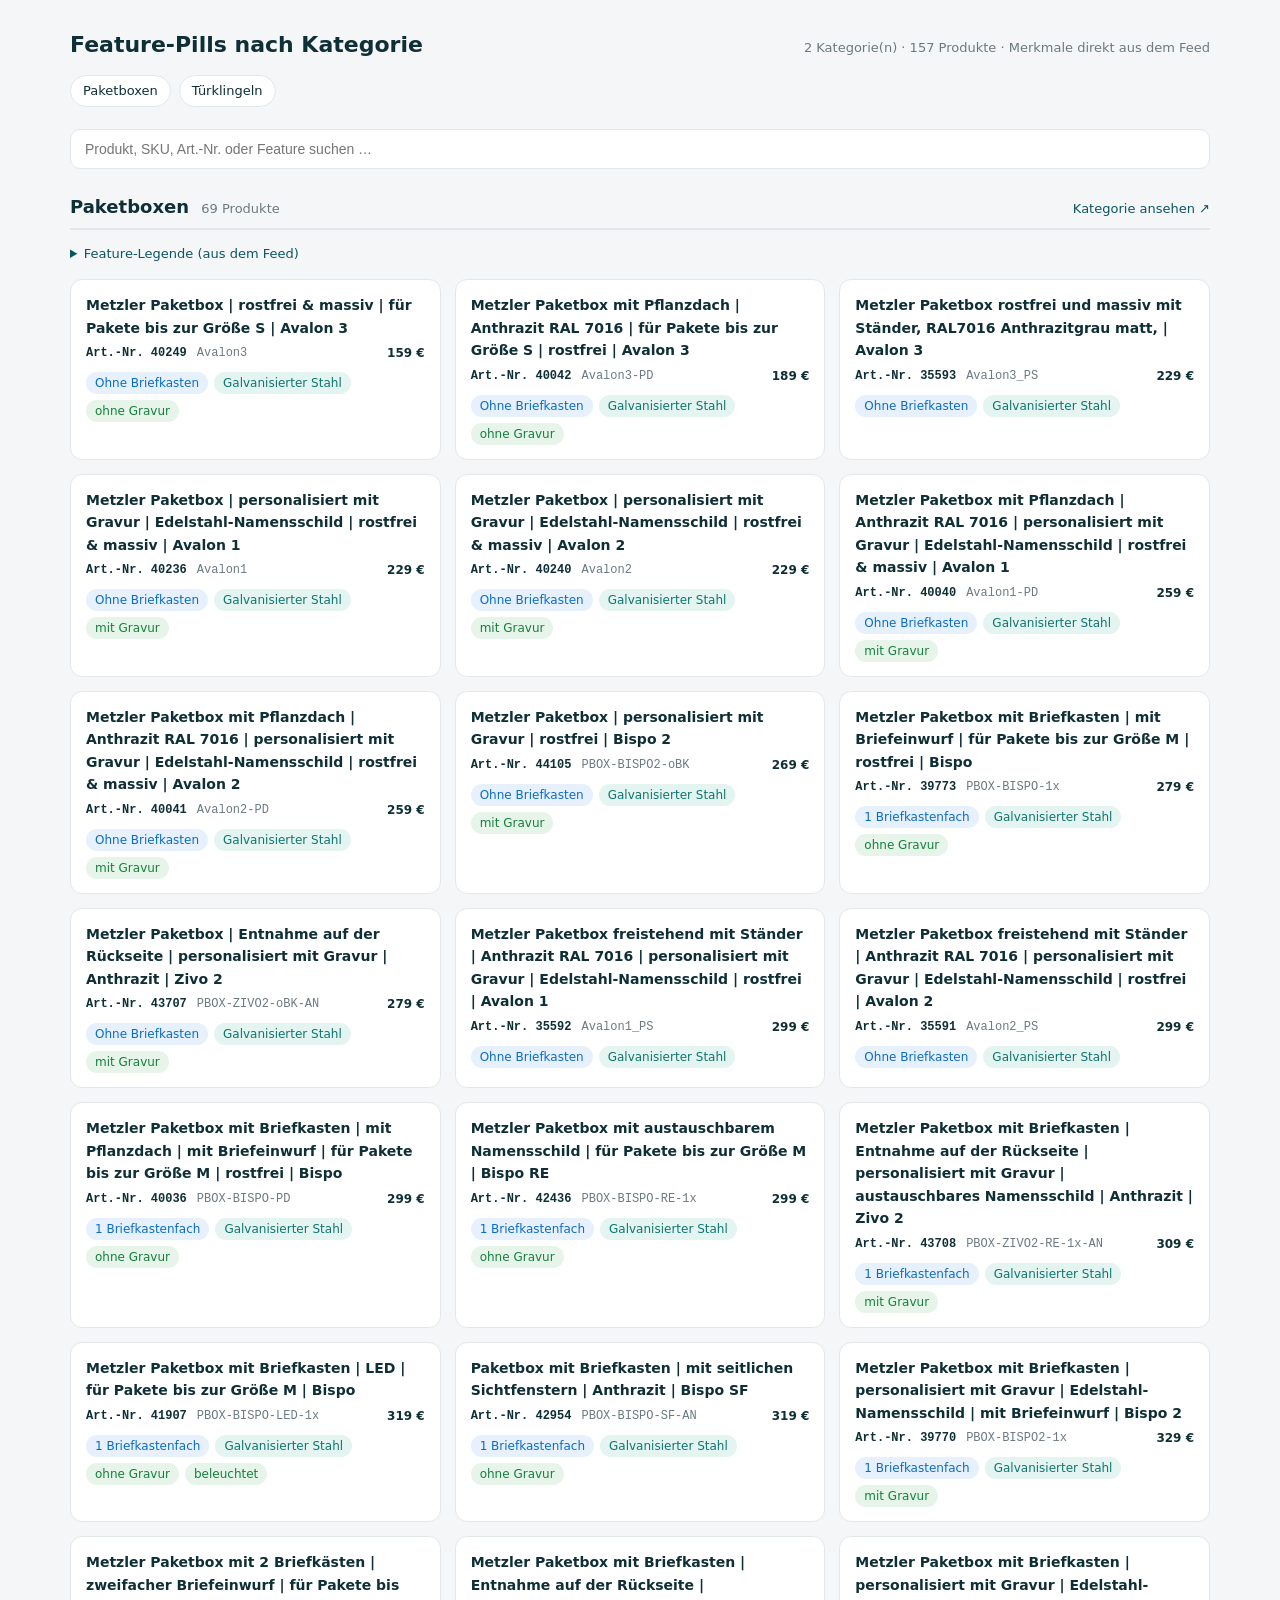
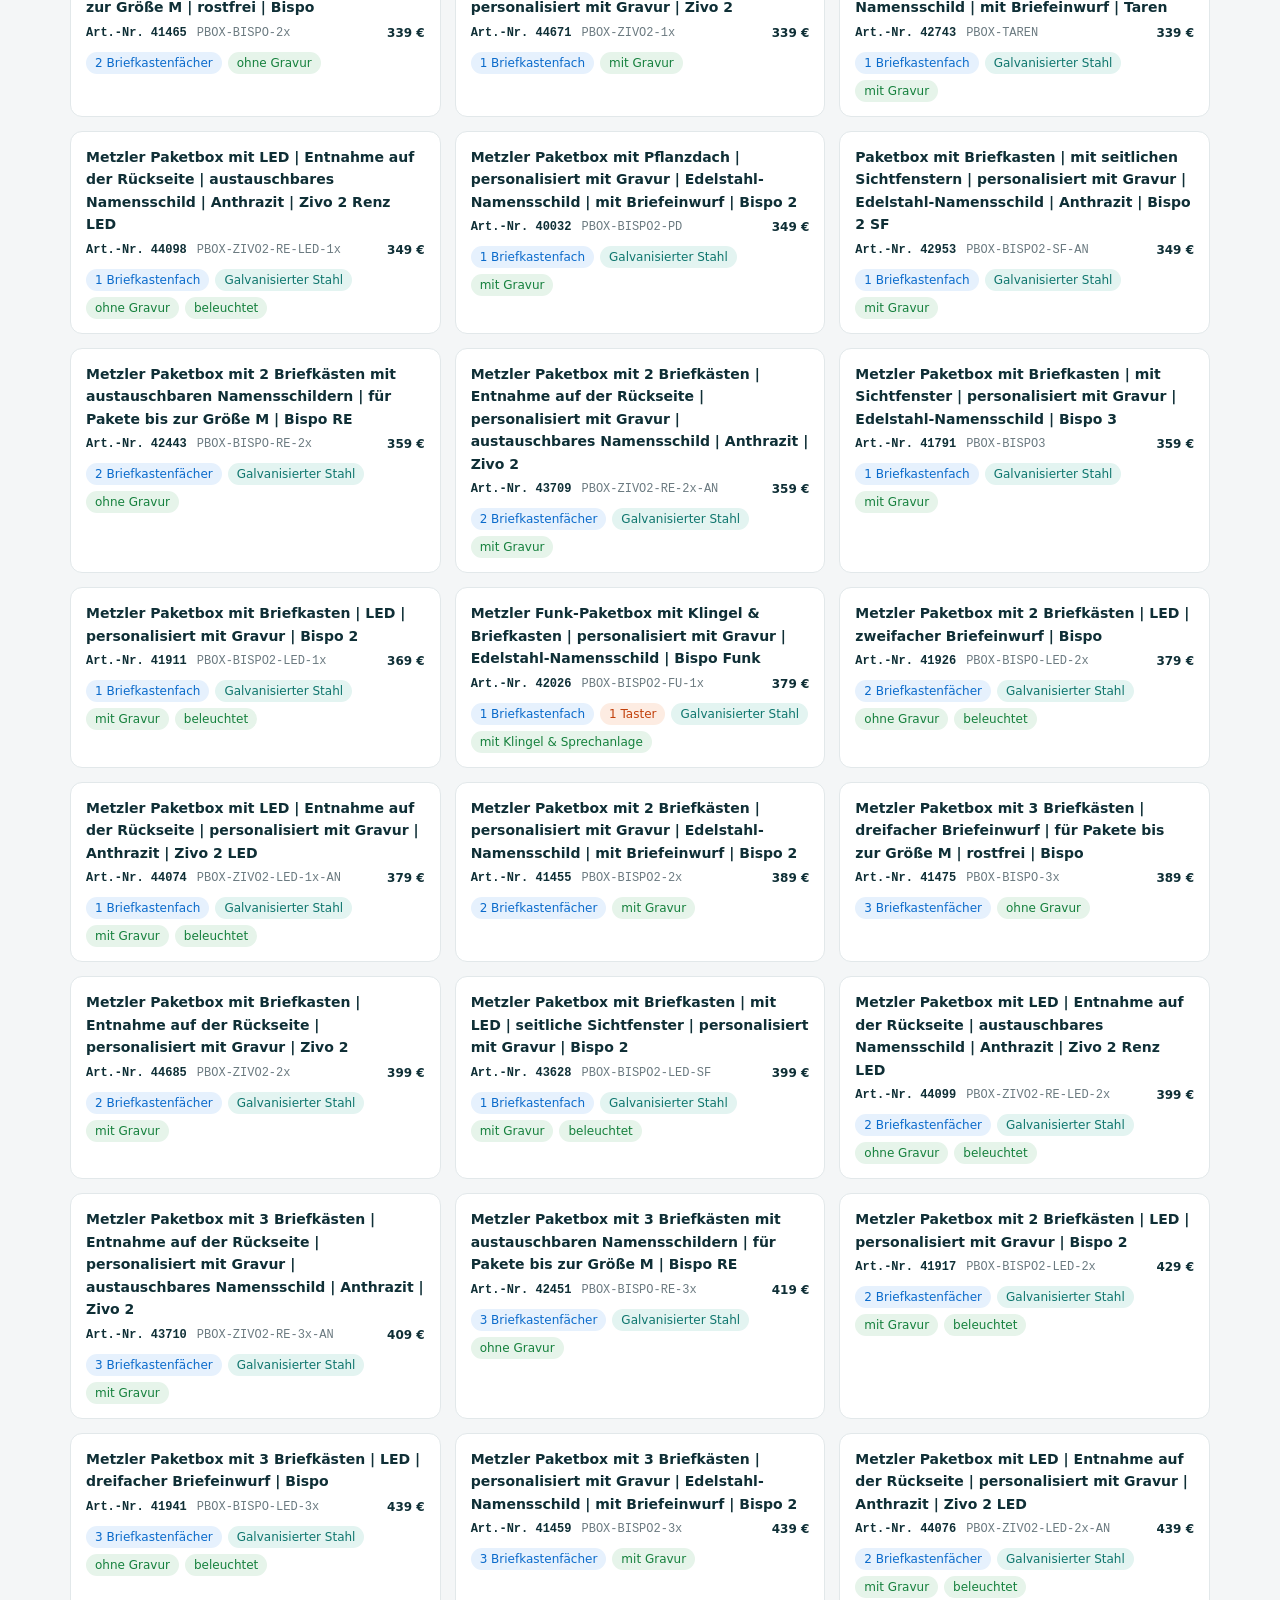
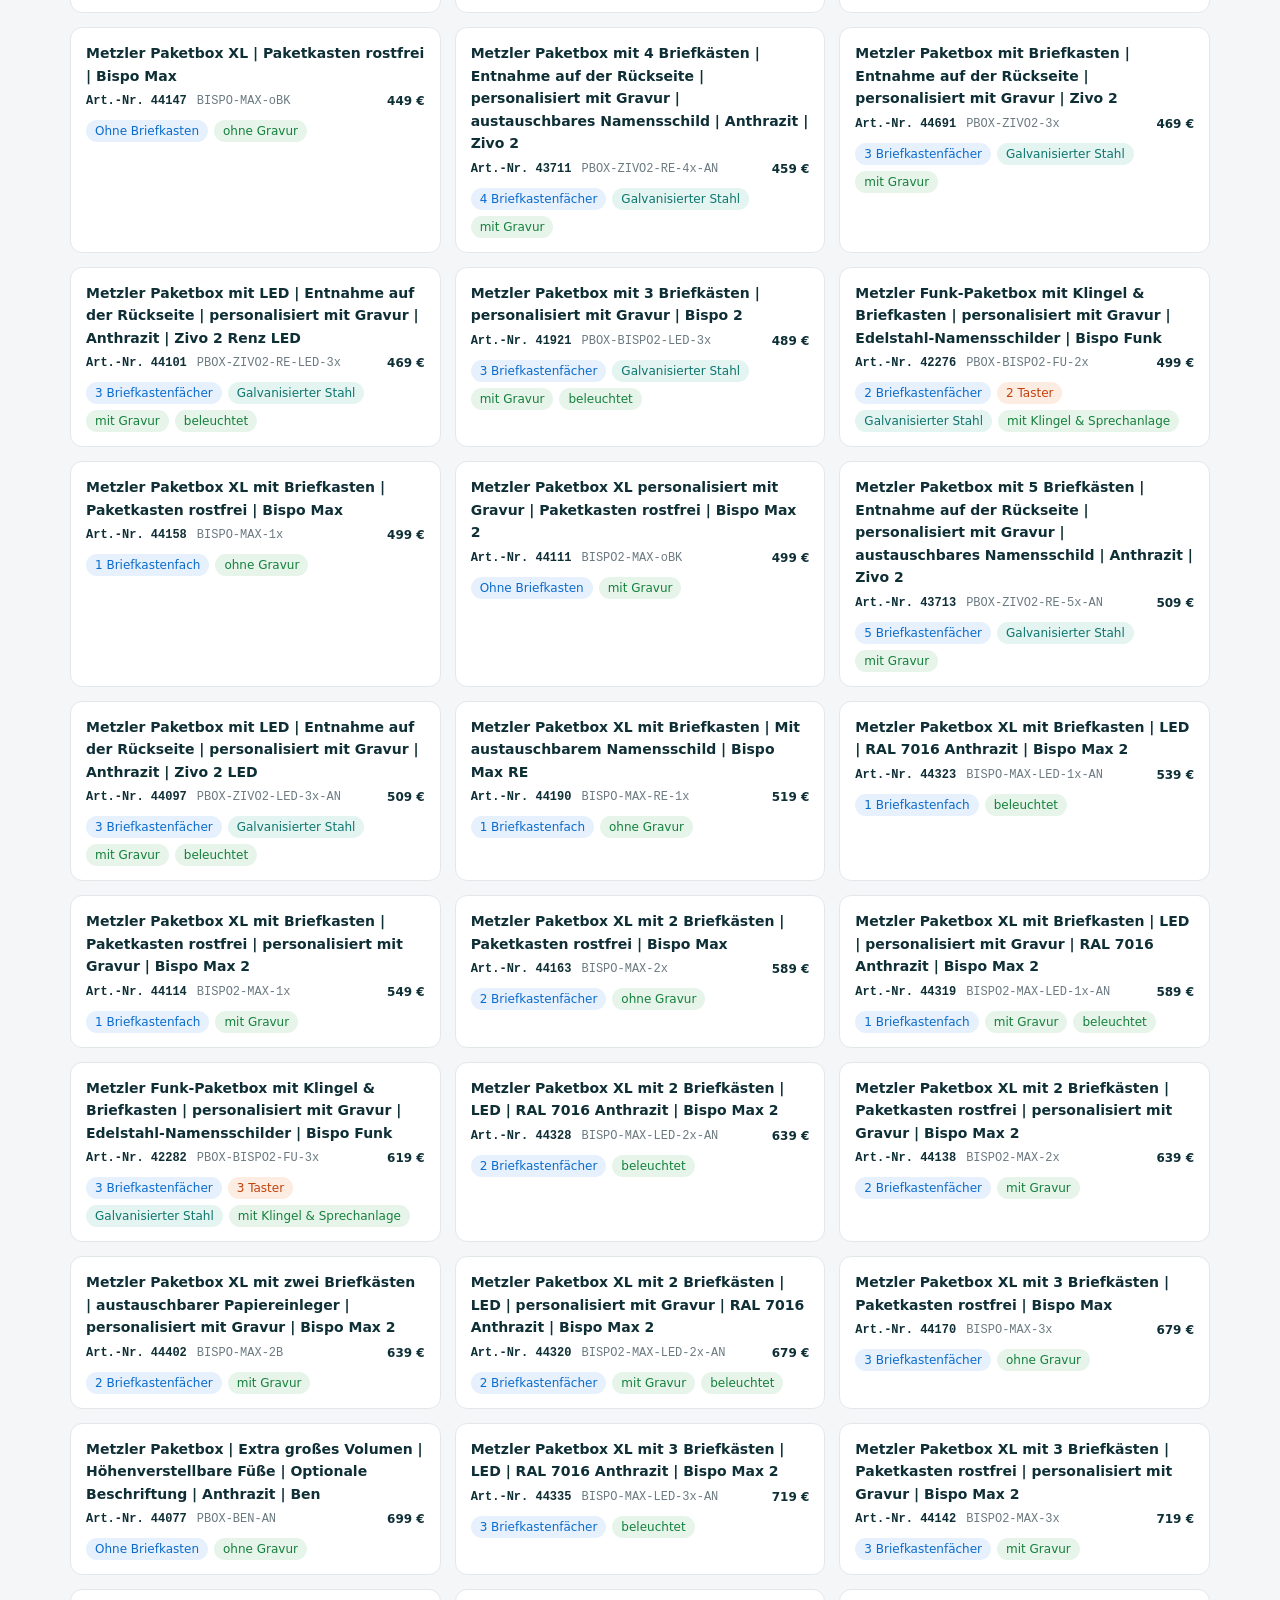
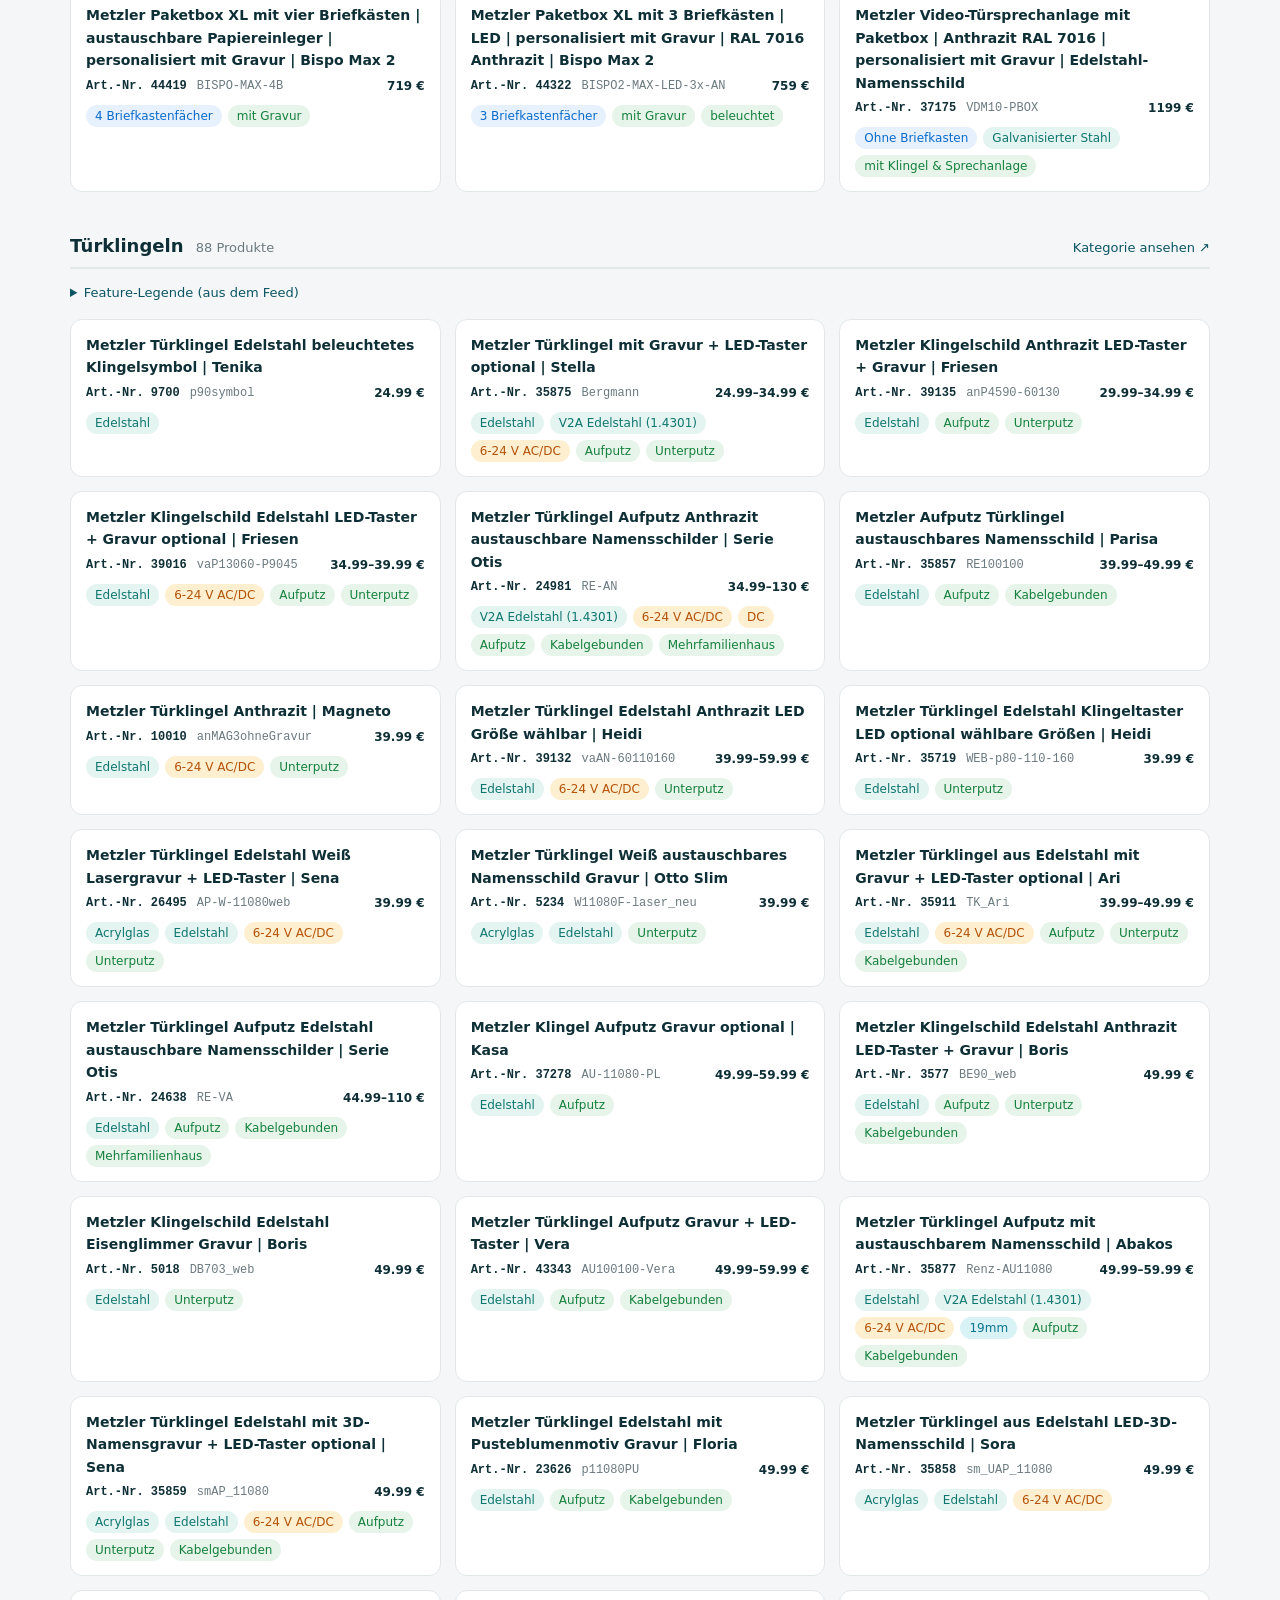
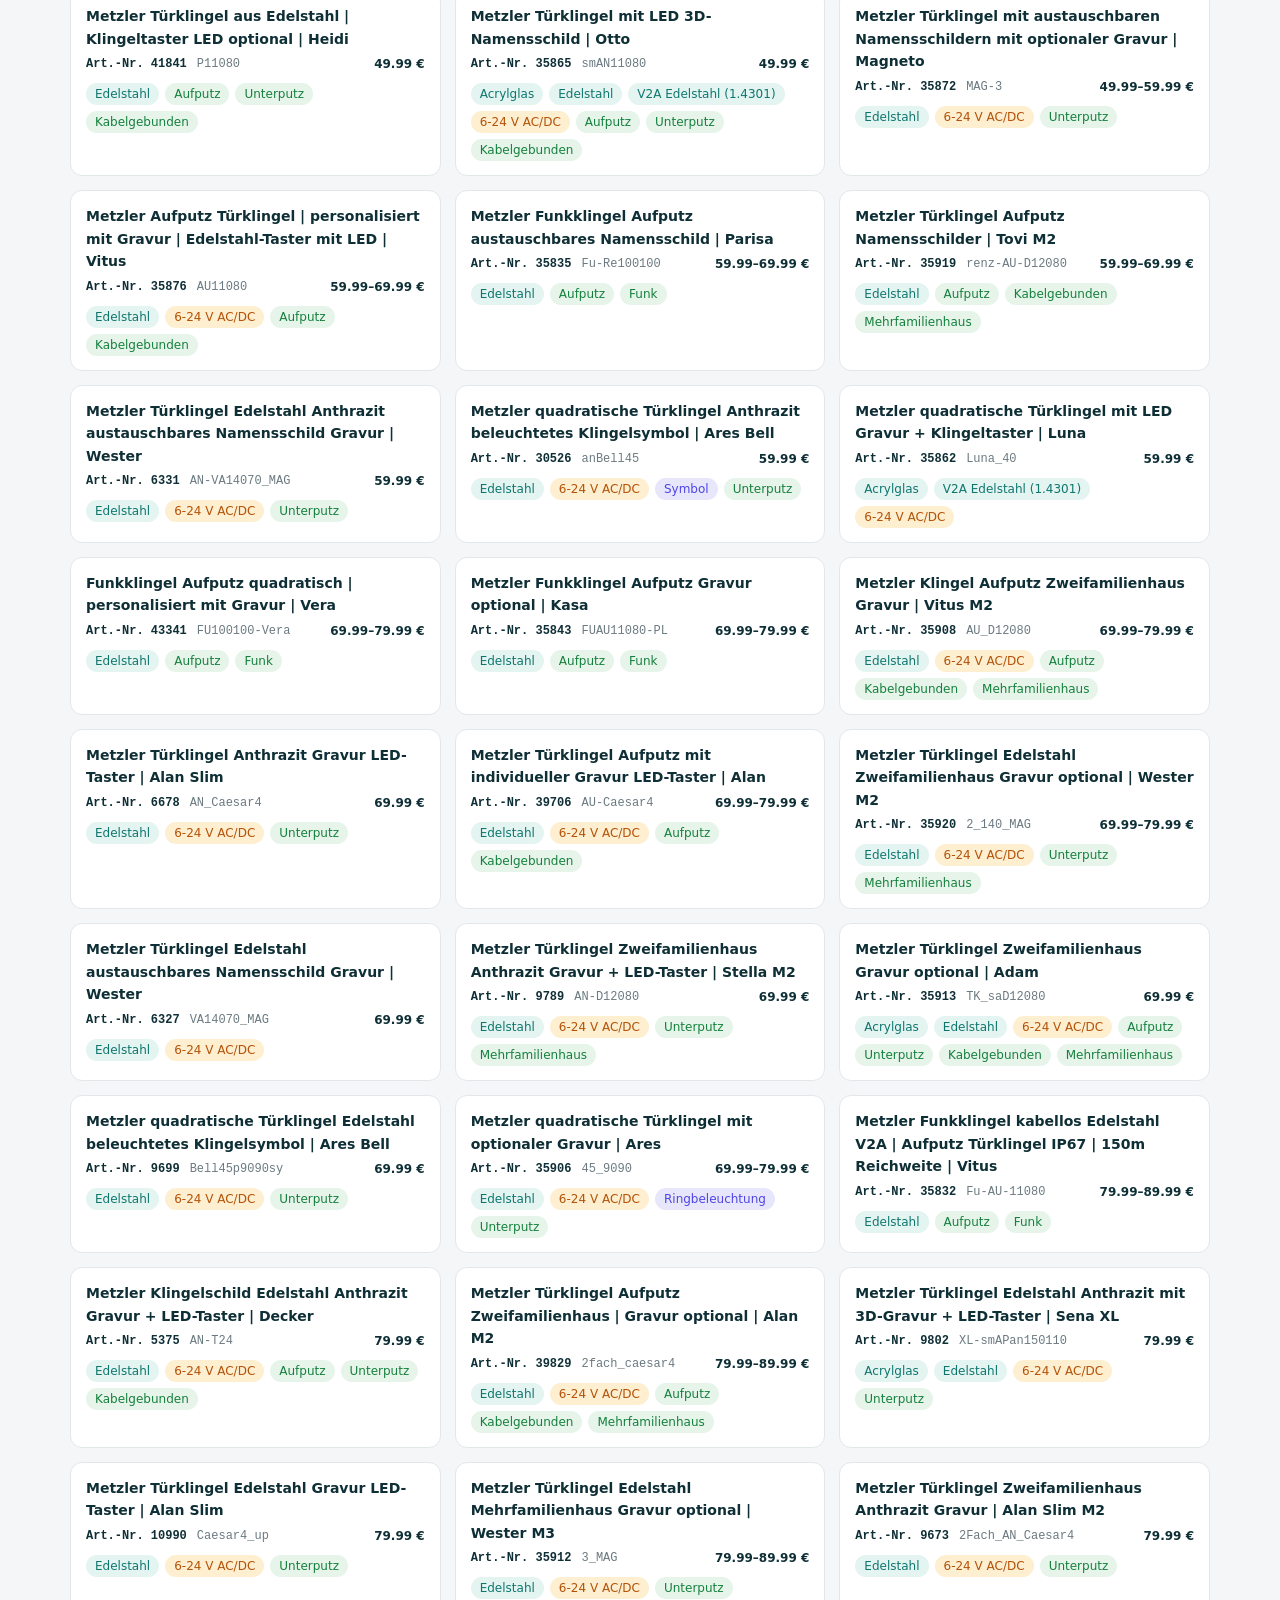
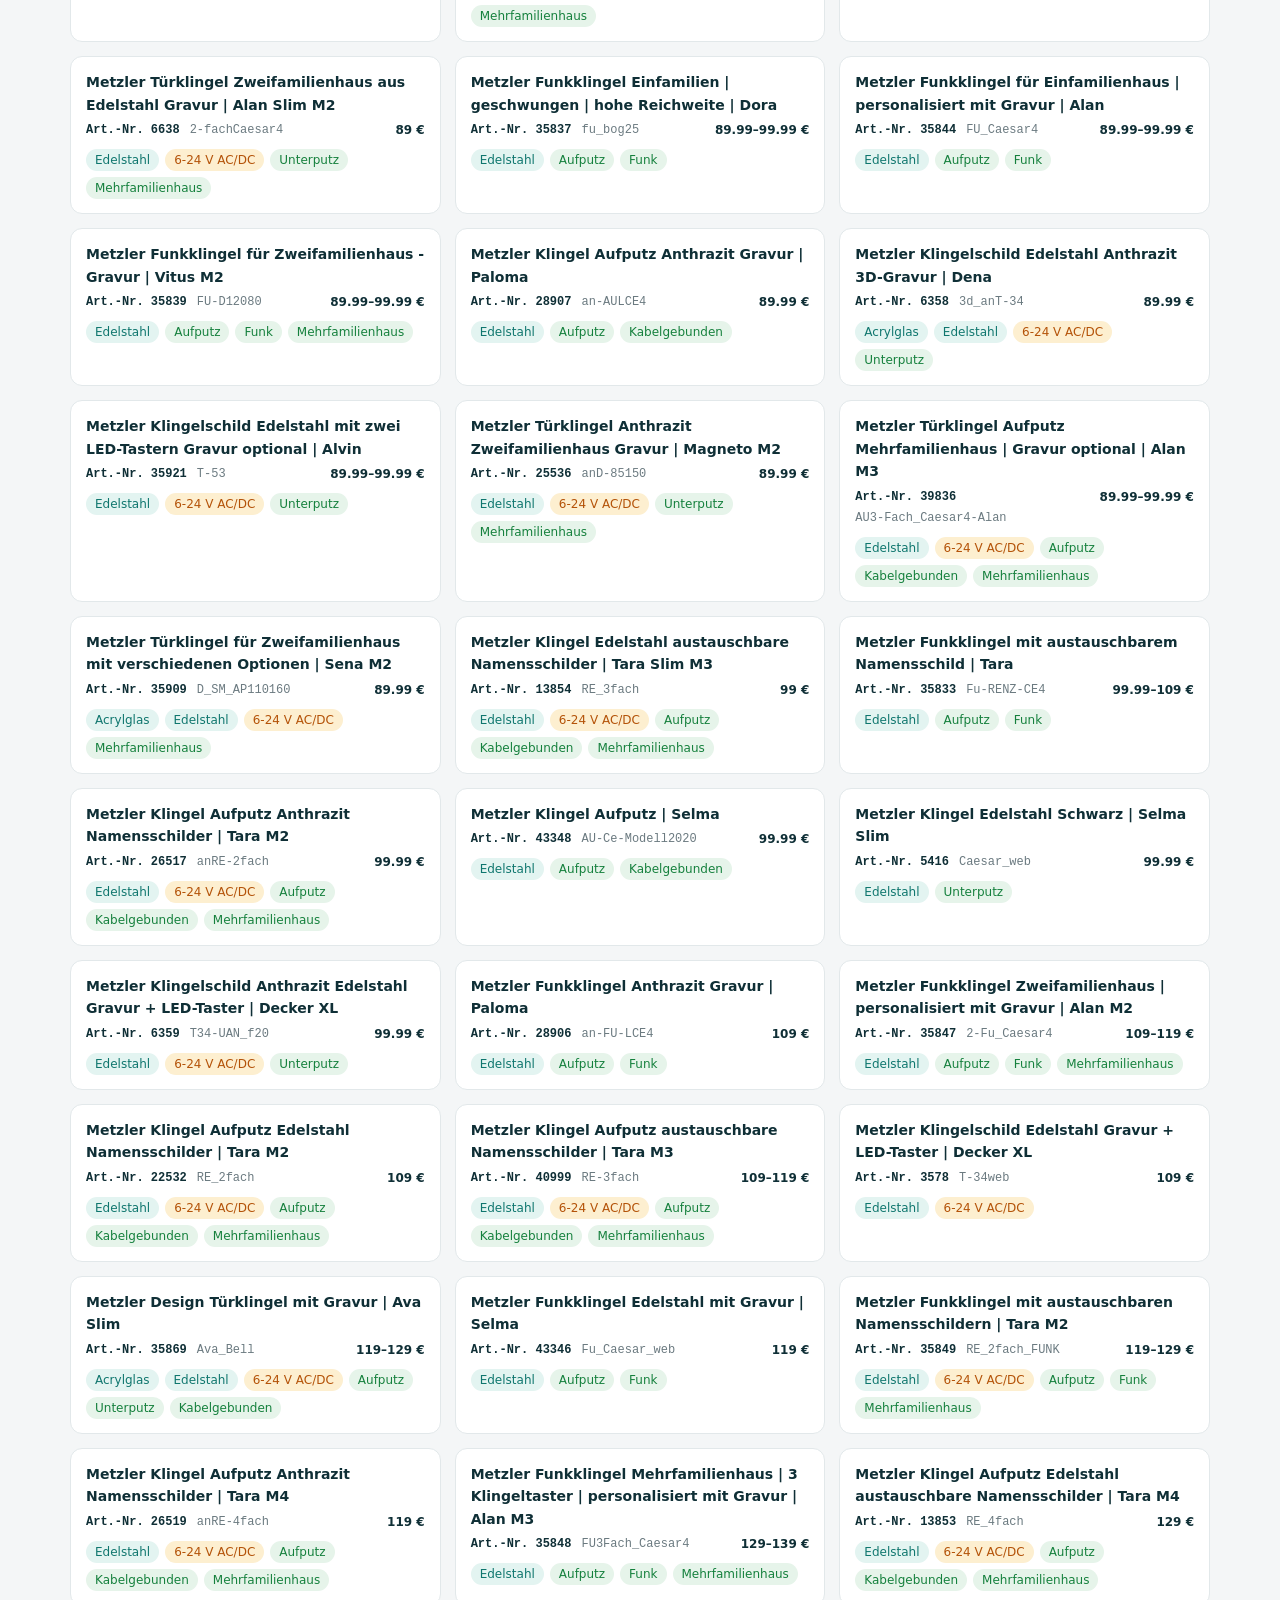
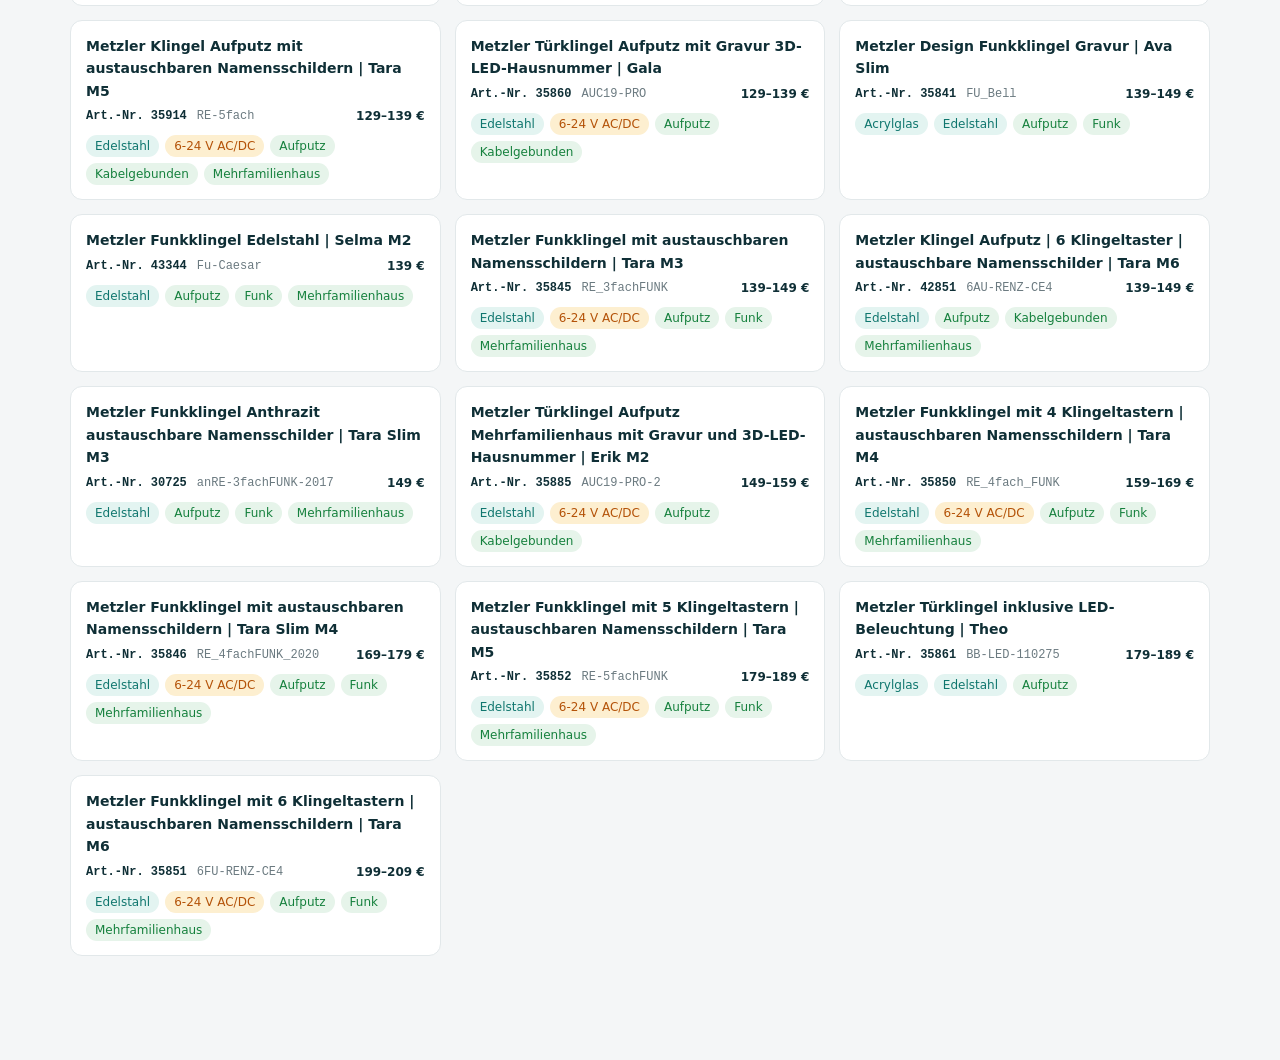
<file: feature-pills/index.html>
<!doctype html>
<html lang="de">
<head>
<style id="pf-ext-css">[data-pf-ext]{pointer-events:none !important;cursor:default !important;}</style>
<meta name="robots" content="noindex, nofollow" />
<meta charset="utf-8">
<meta name="viewport" content="width=device-width, initial-scale=1">
<title>Feature-Pills · Metzler Kategorien</title>
<style>
  :root{
    --bg:#f4f6f7; --card:#fff; --ink:#0f2f36; --muted:#6b7a80; --line:#e2e8ea; --accent:#0b5563;
    --fach:#0b6bcb; --fach-bg:#e6f1fd; --taster:#c2410c; --taster-bg:#fdece2;
    --material:#0f766e; --material-bg:#e3f4f1; --flag:#15803d; --flag-bg:#e6f4ea;
    --volt:#b45309; --volt-bg:#fdefd0; --dia:#0e7490; --dia-bg:#d9f2f6;
    --bel:#4f46e5; --bel-bg:#e7e6fb; --fn:#be123c; --fn-bg:#fde3ea;
    --misc:#475569; --misc-bg:#eef1f4;
  }
  @media (prefers-color-scheme: dark){
    :root{ --bg:#0e1517; --card:#152023; --ink:#e8eef0; --muted:#8ba0a6; --line:#243237; --accent:#4bb3c6;
      --fach:#7cc0ff; --fach-bg:#12314d; --taster:#f0a878; --taster-bg:#3a1f10;
      --material:#5fd0c4; --material-bg:#0e332f; --flag:#86e0a5; --flag-bg:#123322;
      --volt:#f4c877; --volt-bg:#3a2a0c; --dia:#67d4e6; --dia-bg:#0c3239; --bel:#b4adff; --bel-bg:#201d47;
      --fn:#f78fa7; --fn-bg:#3a1220; --misc:#cbd5e1; --misc-bg:#222c31; }
  }
  *{box-sizing:border-box}
  body{margin:0;background:var(--bg);color:var(--ink);font:15px/1.5 system-ui,-apple-system,Segoe UI,Roboto,sans-serif}
  .wrap{max-width:1180px;margin:0 auto;padding:28px 20px 64px}
  header.top{display:flex;flex-wrap:wrap;gap:12px 20px;align-items:baseline;justify-content:space-between;margin-bottom:8px}
  h1{font-size:22px;margin:0}
  .sub{color:var(--muted);font-size:13px}
  .nav{display:flex;flex-wrap:wrap;gap:8px;margin:14px 0 22px}
  .nav a{font-size:13px;padding:5px 12px;border:1px solid var(--line);border-radius:999px;color:var(--ink);text-decoration:none;background:var(--card)}
  .nav a:hover{border-color:var(--accent);color:var(--accent)}
  .search{width:100%;padding:11px 14px;border:1px solid var(--line);border-radius:10px;background:var(--card);color:var(--ink);font-size:14px;margin-bottom:24px}
  .cat{margin:0 0 40px}
  .cat__head{display:flex;flex-wrap:wrap;gap:8px 16px;align-items:baseline;justify-content:space-between;border-bottom:2px solid var(--line);padding-bottom:8px;margin-bottom:14px}
  .cat__head h2{font-size:18px;margin:0}
  .count{font-size:13px;color:var(--muted);font-weight:400;margin-left:6px}
  .cat__link{font-size:13px;color:var(--accent);text-decoration:none}
  .legend{margin-bottom:16px;font-size:13px}
  .legend summary{cursor:pointer;color:var(--accent)}
  .legend__list{display:flex;flex-wrap:wrap;gap:6px 18px;list-style:none;padding:10px 0 4px;margin:0}
  .muted{color:var(--muted)}
  .grid{display:grid;grid-template-columns:repeat(auto-fill,minmax(330px,1fr));gap:14px}
  .card{background:var(--card);border:1px solid var(--line);border-radius:12px;padding:14px 15px;display:flex;flex-direction:column;gap:10px}
  .card__name{font-weight:600;font-size:14px;color:var(--ink);text-decoration:none;line-height:1.35}
  .card__name:hover{color:var(--accent)}
  .card__meta{display:flex;justify-content:space-between;gap:10px;margin-top:5px;font-size:12px;color:var(--muted)}
  .ids{display:flex;flex-wrap:wrap;gap:3px 10px;align-items:baseline}
  .artnr,.sku{font-family:ui-monospace,Menlo,Consolas,monospace}
  .artnr{color:var(--ink);font-weight:600}
  .sku{color:var(--muted)}
  .price{font-weight:600;color:var(--ink);white-space:nowrap}
  .pills{display:flex;flex-wrap:wrap;gap:6px}
  .pill{display:inline-flex;align-items:center;gap:5px;font-size:12px;line-height:1;padding:5px 9px;border-radius:999px;white-space:nowrap;font-weight:500}
  .pill--fach{background:var(--fach-bg);color:var(--fach)}
  .pill--taster{background:var(--taster-bg);color:var(--taster)}
  .pill--material{background:var(--material-bg);color:var(--material)}
  .pill--flag{background:var(--flag-bg);color:var(--flag)}
  .pill--volt{background:var(--volt-bg);color:var(--volt)}
  .pill--dia{background:var(--dia-bg);color:var(--dia)}
  .pill--bel{background:var(--bel-bg);color:var(--bel)}
  .pill--fn{background:var(--fn-bg);color:var(--fn)}
  .pill--misc{background:var(--misc-bg);color:var(--misc)}
</style>
</head>
<body>
  <div class="wrap">
    <header class="top">
      <h1>Feature-Pills nach Kategorie</h1>
      <span class="sub">2 Kategorie(n) · 157 Produkte · Merkmale direkt aus dem Feed</span>
    </header>
    <nav class="nav"><a href="#paketboxen">Paketboxen</a><a href="#tuerklingel">Türklingeln</a></nav>
    <input class="search" type="search" placeholder="Produkt, SKU, Art.-Nr. oder Feature suchen …" oninput="filterCards(this.value)">
  <section class="cat" id="paketboxen">
    <div class="cat__head">
      <h2>Paketboxen <span class="count">69 Produkte</span></h2>
      <a class="cat__link" href="#" data-pf-ext="1" tabindex="-1">Kategorie ansehen ↗</a>
    </div>
    <details class="legend">
      <summary>Feature-Legende (aus dem Feed)</summary>
      <ul class="legend__list"><li><b>Farbe</b> <span class="muted">6 Werte · 92 Modelle</span></li><li><b>Anzahl der Briefkastenfächer</b> <span class="muted">5 Werte · 55 Modelle</span></li><li><b>Material</b> <span class="muted">2 Werte · 48 Modelle</span></li><li><b>Anzahl der Klingeltaster</b> <span class="muted">3 Werte · 3 Modelle</span></li></ul>
      <p class="muted">Ausgelassen (nur ein Wert): Marke = Metzler · System = IP-System</p>
    </details>
    <div class="grid">
      <article class="card" data-search="metzler paketbox | rostfrei &amp; massiv | für pakete bis zur größe s | avalon 3 avalon3 40249 ohne briefkasten galvanisierter stahl ohne gravur">
        <header class="card__head">
          <a class="card__name" href="#" data-pf-ext="1" tabindex="-1">Metzler Paketbox | rostfrei &amp; massiv | für Pakete bis zur Größe S | Avalon 3</a>
          <div class="card__meta"><span class="ids"><span class="artnr">Art.-Nr. 40249</span><span class="sku">Avalon3</span></span><span class="price">159 €</span></div>
        </header>
        <div class="pills"><span class="pill pill--fach">Ohne Briefkasten</span><span class="pill pill--material">Galvanisierter Stahl</span><span class="pill pill--flag">ohne Gravur</span></div>
      </article>
      <article class="card" data-search="metzler paketbox mit pflanzdach | anthrazit ral 7016 | für pakete bis zur größe s | rostfrei | avalon 3 avalon3-pd 40042 ohne briefkasten galvanisierter stahl ohne gravur">
        <header class="card__head">
          <a class="card__name" href="#" data-pf-ext="1" tabindex="-1">Metzler Paketbox mit Pflanzdach | Anthrazit RAL 7016 | für Pakete bis zur Größe S | rostfrei | Avalon 3</a>
          <div class="card__meta"><span class="ids"><span class="artnr">Art.-Nr. 40042</span><span class="sku">Avalon3-PD</span></span><span class="price">189 €</span></div>
        </header>
        <div class="pills"><span class="pill pill--fach">Ohne Briefkasten</span><span class="pill pill--material">Galvanisierter Stahl</span><span class="pill pill--flag">ohne Gravur</span></div>
      </article>
      <article class="card" data-search="metzler paketbox rostfrei und massiv mit ständer, ral7016 anthrazitgrau matt, | avalon 3 avalon3_ps 35593 ohne briefkasten galvanisierter stahl">
        <header class="card__head">
          <a class="card__name" href="#" data-pf-ext="1" tabindex="-1">Metzler Paketbox rostfrei und massiv mit Ständer, RAL7016 Anthrazitgrau matt, | Avalon 3</a>
          <div class="card__meta"><span class="ids"><span class="artnr">Art.-Nr. 35593</span><span class="sku">Avalon3_PS</span></span><span class="price">229 €</span></div>
        </header>
        <div class="pills"><span class="pill pill--fach">Ohne Briefkasten</span><span class="pill pill--material">Galvanisierter Stahl</span></div>
      </article>
      <article class="card" data-search="metzler paketbox | personalisiert mit gravur | edelstahl-namensschild | rostfrei &amp; massiv | avalon 1 avalon1 40236 ohne briefkasten galvanisierter stahl mit gravur">
        <header class="card__head">
          <a class="card__name" href="#" data-pf-ext="1" tabindex="-1">Metzler Paketbox | personalisiert mit Gravur | Edelstahl-Namensschild | rostfrei &amp; massiv | Avalon 1</a>
          <div class="card__meta"><span class="ids"><span class="artnr">Art.-Nr. 40236</span><span class="sku">Avalon1</span></span><span class="price">229 €</span></div>
        </header>
        <div class="pills"><span class="pill pill--fach">Ohne Briefkasten</span><span class="pill pill--material">Galvanisierter Stahl</span><span class="pill pill--flag">mit Gravur</span></div>
      </article>
      <article class="card" data-search="metzler paketbox | personalisiert mit gravur | edelstahl-namensschild | rostfrei &amp; massiv | avalon 2 avalon2 40240 ohne briefkasten galvanisierter stahl mit gravur">
        <header class="card__head">
          <a class="card__name" href="#" data-pf-ext="1" tabindex="-1">Metzler Paketbox | personalisiert mit Gravur | Edelstahl-Namensschild | rostfrei &amp; massiv | Avalon 2</a>
          <div class="card__meta"><span class="ids"><span class="artnr">Art.-Nr. 40240</span><span class="sku">Avalon2</span></span><span class="price">229 €</span></div>
        </header>
        <div class="pills"><span class="pill pill--fach">Ohne Briefkasten</span><span class="pill pill--material">Galvanisierter Stahl</span><span class="pill pill--flag">mit Gravur</span></div>
      </article>
      <article class="card" data-search="metzler paketbox mit pflanzdach | anthrazit ral 7016 | personalisiert mit gravur | edelstahl-namensschild | rostfrei &amp; massiv | avalon 1 avalon1-pd 40040 ohne briefkasten galvanisierter stahl mit gravur">
        <header class="card__head">
          <a class="card__name" href="#" data-pf-ext="1" tabindex="-1">Metzler Paketbox mit Pflanzdach | Anthrazit RAL 7016 | personalisiert mit Gravur | Edelstahl-Namensschild | rostfrei &amp; massiv | Avalon 1</a>
          <div class="card__meta"><span class="ids"><span class="artnr">Art.-Nr. 40040</span><span class="sku">Avalon1-PD</span></span><span class="price">259 €</span></div>
        </header>
        <div class="pills"><span class="pill pill--fach">Ohne Briefkasten</span><span class="pill pill--material">Galvanisierter Stahl</span><span class="pill pill--flag">mit Gravur</span></div>
      </article>
      <article class="card" data-search="metzler paketbox mit pflanzdach | anthrazit ral 7016 | personalisiert mit gravur | edelstahl-namensschild | rostfrei &amp; massiv | avalon 2 avalon2-pd 40041 ohne briefkasten galvanisierter stahl mit gravur">
        <header class="card__head">
          <a class="card__name" href="#" data-pf-ext="1" tabindex="-1">Metzler Paketbox mit Pflanzdach | Anthrazit RAL 7016 | personalisiert mit Gravur | Edelstahl-Namensschild | rostfrei &amp; massiv | Avalon 2</a>
          <div class="card__meta"><span class="ids"><span class="artnr">Art.-Nr. 40041</span><span class="sku">Avalon2-PD</span></span><span class="price">259 €</span></div>
        </header>
        <div class="pills"><span class="pill pill--fach">Ohne Briefkasten</span><span class="pill pill--material">Galvanisierter Stahl</span><span class="pill pill--flag">mit Gravur</span></div>
      </article>
      <article class="card" data-search="metzler paketbox | personalisiert mit gravur | rostfrei | bispo 2 pbox-bispo2-obk 44105 ohne briefkasten galvanisierter stahl mit gravur">
        <header class="card__head">
          <a class="card__name" href="#" data-pf-ext="1" tabindex="-1">Metzler Paketbox | personalisiert mit Gravur | rostfrei | Bispo 2</a>
          <div class="card__meta"><span class="ids"><span class="artnr">Art.-Nr. 44105</span><span class="sku">PBOX-BISPO2-oBK</span></span><span class="price">269 €</span></div>
        </header>
        <div class="pills"><span class="pill pill--fach">Ohne Briefkasten</span><span class="pill pill--material">Galvanisierter Stahl</span><span class="pill pill--flag">mit Gravur</span></div>
      </article>
      <article class="card" data-search="metzler paketbox mit briefkasten | mit briefeinwurf | für pakete bis zur größe m | rostfrei | bispo pbox-bispo-1x 39773 1 briefkastenfach galvanisierter stahl ohne gravur">
        <header class="card__head">
          <a class="card__name" href="#" data-pf-ext="1" tabindex="-1">Metzler Paketbox mit Briefkasten | mit Briefeinwurf | für Pakete bis zur Größe M | rostfrei | Bispo</a>
          <div class="card__meta"><span class="ids"><span class="artnr">Art.-Nr. 39773</span><span class="sku">PBOX-BISPO-1x</span></span><span class="price">279 €</span></div>
        </header>
        <div class="pills"><span class="pill pill--fach">1 Briefkastenfach</span><span class="pill pill--material">Galvanisierter Stahl</span><span class="pill pill--flag">ohne Gravur</span></div>
      </article>
      <article class="card" data-search="metzler paketbox | entnahme auf der rückseite | personalisiert mit gravur | anthrazit | zivo 2 pbox-zivo2-obk-an 43707 ohne briefkasten galvanisierter stahl mit gravur">
        <header class="card__head">
          <a class="card__name" href="#" data-pf-ext="1" tabindex="-1">Metzler Paketbox | Entnahme auf der Rückseite | personalisiert mit Gravur | Anthrazit | Zivo 2</a>
          <div class="card__meta"><span class="ids"><span class="artnr">Art.-Nr. 43707</span><span class="sku">PBOX-ZIVO2-oBK-AN</span></span><span class="price">279 €</span></div>
        </header>
        <div class="pills"><span class="pill pill--fach">Ohne Briefkasten</span><span class="pill pill--material">Galvanisierter Stahl</span><span class="pill pill--flag">mit Gravur</span></div>
      </article>
      <article class="card" data-search="metzler paketbox freistehend mit ständer | anthrazit ral 7016 | personalisiert mit gravur | edelstahl-namensschild | rostfrei | avalon 1 avalon1_ps 35592 ohne briefkasten galvanisierter stahl">
        <header class="card__head">
          <a class="card__name" href="#" data-pf-ext="1" tabindex="-1">Metzler Paketbox freistehend mit Ständer | Anthrazit RAL 7016 | personalisiert mit Gravur | Edelstahl-Namensschild | rostfrei | Avalon 1</a>
          <div class="card__meta"><span class="ids"><span class="artnr">Art.-Nr. 35592</span><span class="sku">Avalon1_PS</span></span><span class="price">299 €</span></div>
        </header>
        <div class="pills"><span class="pill pill--fach">Ohne Briefkasten</span><span class="pill pill--material">Galvanisierter Stahl</span></div>
      </article>
      <article class="card" data-search="metzler paketbox freistehend mit ständer | anthrazit ral 7016 | personalisiert mit gravur | edelstahl-namensschild | rostfrei | avalon 2 avalon2_ps 35591 ohne briefkasten galvanisierter stahl">
        <header class="card__head">
          <a class="card__name" href="#" data-pf-ext="1" tabindex="-1">Metzler Paketbox freistehend mit Ständer | Anthrazit RAL 7016 | personalisiert mit Gravur | Edelstahl-Namensschild | rostfrei | Avalon 2</a>
          <div class="card__meta"><span class="ids"><span class="artnr">Art.-Nr. 35591</span><span class="sku">Avalon2_PS</span></span><span class="price">299 €</span></div>
        </header>
        <div class="pills"><span class="pill pill--fach">Ohne Briefkasten</span><span class="pill pill--material">Galvanisierter Stahl</span></div>
      </article>
      <article class="card" data-search="metzler paketbox mit briefkasten | mit pflanzdach | mit briefeinwurf | für pakete bis zur größe m | rostfrei | bispo pbox-bispo-pd 40036 1 briefkastenfach galvanisierter stahl ohne gravur">
        <header class="card__head">
          <a class="card__name" href="#" data-pf-ext="1" tabindex="-1">Metzler Paketbox mit Briefkasten | mit Pflanzdach | mit Briefeinwurf | für Pakete bis zur Größe M | rostfrei | Bispo</a>
          <div class="card__meta"><span class="ids"><span class="artnr">Art.-Nr. 40036</span><span class="sku">PBOX-BISPO-PD</span></span><span class="price">299 €</span></div>
        </header>
        <div class="pills"><span class="pill pill--fach">1 Briefkastenfach</span><span class="pill pill--material">Galvanisierter Stahl</span><span class="pill pill--flag">ohne Gravur</span></div>
      </article>
      <article class="card" data-search="metzler paketbox mit austauschbarem namensschild | für pakete bis zur größe m | bispo re pbox-bispo-re-1x 42436 1 briefkastenfach galvanisierter stahl ohne gravur">
        <header class="card__head">
          <a class="card__name" href="#" data-pf-ext="1" tabindex="-1">Metzler Paketbox mit austauschbarem Namensschild | für Pakete bis zur Größe M | Bispo RE</a>
          <div class="card__meta"><span class="ids"><span class="artnr">Art.-Nr. 42436</span><span class="sku">PBOX-BISPO-RE-1x</span></span><span class="price">299 €</span></div>
        </header>
        <div class="pills"><span class="pill pill--fach">1 Briefkastenfach</span><span class="pill pill--material">Galvanisierter Stahl</span><span class="pill pill--flag">ohne Gravur</span></div>
      </article>
      <article class="card" data-search="metzler paketbox mit briefkasten | entnahme auf der rückseite | personalisiert mit gravur | austauschbares namensschild | anthrazit | zivo 2 pbox-zivo2-re-1x-an 43708 1 briefkastenfach galvanisierter stahl mit gravur">
        <header class="card__head">
          <a class="card__name" href="#" data-pf-ext="1" tabindex="-1">Metzler Paketbox mit Briefkasten | Entnahme auf der Rückseite | personalisiert mit Gravur | austauschbares Namensschild | Anthrazit | Zivo 2</a>
          <div class="card__meta"><span class="ids"><span class="artnr">Art.-Nr. 43708</span><span class="sku">PBOX-ZIVO2-RE-1x-AN</span></span><span class="price">309 €</span></div>
        </header>
        <div class="pills"><span class="pill pill--fach">1 Briefkastenfach</span><span class="pill pill--material">Galvanisierter Stahl</span><span class="pill pill--flag">mit Gravur</span></div>
      </article>
      <article class="card" data-search="metzler paketbox mit briefkasten | led |  für pakete bis zur größe m | bispo pbox-bispo-led-1x 41907 1 briefkastenfach galvanisierter stahl ohne gravur beleuchtet">
        <header class="card__head">
          <a class="card__name" href="#" data-pf-ext="1" tabindex="-1">Metzler Paketbox mit Briefkasten | LED |  für Pakete bis zur Größe M | Bispo</a>
          <div class="card__meta"><span class="ids"><span class="artnr">Art.-Nr. 41907</span><span class="sku">PBOX-BISPO-LED-1x</span></span><span class="price">319 €</span></div>
        </header>
        <div class="pills"><span class="pill pill--fach">1 Briefkastenfach</span><span class="pill pill--material">Galvanisierter Stahl</span><span class="pill pill--flag">ohne Gravur</span><span class="pill pill--flag">beleuchtet</span></div>
      </article>
      <article class="card" data-search="paketbox mit briefkasten | mit seitlichen sichtfenstern | anthrazit | bispo sf pbox-bispo-sf-an 42954 1 briefkastenfach galvanisierter stahl ohne gravur">
        <header class="card__head">
          <a class="card__name" href="#" data-pf-ext="1" tabindex="-1">Paketbox mit Briefkasten | mit seitlichen Sichtfenstern | Anthrazit | Bispo SF</a>
          <div class="card__meta"><span class="ids"><span class="artnr">Art.-Nr. 42954</span><span class="sku">PBOX-BISPO-SF-AN</span></span><span class="price">319 €</span></div>
        </header>
        <div class="pills"><span class="pill pill--fach">1 Briefkastenfach</span><span class="pill pill--material">Galvanisierter Stahl</span><span class="pill pill--flag">ohne Gravur</span></div>
      </article>
      <article class="card" data-search="metzler paketbox mit briefkasten | personalisiert mit gravur | edelstahl-namensschild | mit briefeinwurf | bispo 2 pbox-bispo2-1x 39770 1 briefkastenfach galvanisierter stahl mit gravur">
        <header class="card__head">
          <a class="card__name" href="#" data-pf-ext="1" tabindex="-1">Metzler Paketbox mit Briefkasten | personalisiert mit Gravur | Edelstahl-Namensschild | mit Briefeinwurf | Bispo 2</a>
          <div class="card__meta"><span class="ids"><span class="artnr">Art.-Nr. 39770</span><span class="sku">PBOX-BISPO2-1x</span></span><span class="price">329 €</span></div>
        </header>
        <div class="pills"><span class="pill pill--fach">1 Briefkastenfach</span><span class="pill pill--material">Galvanisierter Stahl</span><span class="pill pill--flag">mit Gravur</span></div>
      </article>
      <article class="card" data-search="metzler paketbox mit 2 briefkästen | zweifacher briefeinwurf | für pakete bis zur größe m | rostfrei | bispo pbox-bispo-2x 41465 2 briefkastenfächer ohne gravur">
        <header class="card__head">
          <a class="card__name" href="#" data-pf-ext="1" tabindex="-1">Metzler Paketbox mit 2 Briefkästen | zweifacher Briefeinwurf | für Pakete bis zur Größe M | rostfrei | Bispo</a>
          <div class="card__meta"><span class="ids"><span class="artnr">Art.-Nr. 41465</span><span class="sku">PBOX-BISPO-2x</span></span><span class="price">339 €</span></div>
        </header>
        <div class="pills"><span class="pill pill--fach">2 Briefkastenfächer</span><span class="pill pill--flag">ohne Gravur</span></div>
      </article>
      <article class="card" data-search="metzler paketbox mit briefkasten | entnahme auf der rückseite | personalisiert mit gravur | zivo 2 pbox-zivo2-1x 44671 1 briefkastenfach mit gravur">
        <header class="card__head">
          <a class="card__name" href="#" data-pf-ext="1" tabindex="-1">Metzler Paketbox mit Briefkasten | Entnahme auf der Rückseite | personalisiert mit Gravur | Zivo 2</a>
          <div class="card__meta"><span class="ids"><span class="artnr">Art.-Nr. 44671</span><span class="sku">PBOX-ZIVO2-1x</span></span><span class="price">339 €</span></div>
        </header>
        <div class="pills"><span class="pill pill--fach">1 Briefkastenfach</span><span class="pill pill--flag">mit Gravur</span></div>
      </article>
      <article class="card" data-search="metzler paketbox mit briefkasten | personalisiert mit gravur | edelstahl-namensschild | mit briefeinwurf | taren pbox-taren 42743 1 briefkastenfach galvanisierter stahl mit gravur">
        <header class="card__head">
          <a class="card__name" href="#" data-pf-ext="1" tabindex="-1">Metzler Paketbox mit Briefkasten | personalisiert mit Gravur | Edelstahl-Namensschild | mit Briefeinwurf | Taren</a>
          <div class="card__meta"><span class="ids"><span class="artnr">Art.-Nr. 42743</span><span class="sku">PBOX-TAREN</span></span><span class="price">339 €</span></div>
        </header>
        <div class="pills"><span class="pill pill--fach">1 Briefkastenfach</span><span class="pill pill--material">Galvanisierter Stahl</span><span class="pill pill--flag">mit Gravur</span></div>
      </article>
      <article class="card" data-search="metzler paketbox mit led | entnahme auf der rückseite | austauschbares namensschild | anthrazit | zivo 2 renz led pbox-zivo2-re-led-1x 44098 1 briefkastenfach galvanisierter stahl ohne gravur beleuchtet">
        <header class="card__head">
          <a class="card__name" href="#" data-pf-ext="1" tabindex="-1">Metzler Paketbox mit LED | Entnahme auf der Rückseite | austauschbares Namensschild | Anthrazit | Zivo 2 Renz LED</a>
          <div class="card__meta"><span class="ids"><span class="artnr">Art.-Nr. 44098</span><span class="sku">PBOX-ZIVO2-RE-LED-1x</span></span><span class="price">349 €</span></div>
        </header>
        <div class="pills"><span class="pill pill--fach">1 Briefkastenfach</span><span class="pill pill--material">Galvanisierter Stahl</span><span class="pill pill--flag">ohne Gravur</span><span class="pill pill--flag">beleuchtet</span></div>
      </article>
      <article class="card" data-search="metzler paketbox mit pflanzdach | personalisiert mit gravur | edelstahl-namensschild | mit briefeinwurf | bispo 2 pbox-bispo2-pd 40032 1 briefkastenfach galvanisierter stahl mit gravur">
        <header class="card__head">
          <a class="card__name" href="#" data-pf-ext="1" tabindex="-1">Metzler Paketbox mit Pflanzdach | personalisiert mit Gravur | Edelstahl-Namensschild | mit Briefeinwurf | Bispo 2</a>
          <div class="card__meta"><span class="ids"><span class="artnr">Art.-Nr. 40032</span><span class="sku">PBOX-BISPO2-PD</span></span><span class="price">349 €</span></div>
        </header>
        <div class="pills"><span class="pill pill--fach">1 Briefkastenfach</span><span class="pill pill--material">Galvanisierter Stahl</span><span class="pill pill--flag">mit Gravur</span></div>
      </article>
      <article class="card" data-search="paketbox mit briefkasten | mit seitlichen sichtfenstern | personalisiert mit gravur | edelstahl-namensschild | anthrazit | bispo 2 sf pbox-bispo2-sf-an 42953 1 briefkastenfach galvanisierter stahl mit gravur">
        <header class="card__head">
          <a class="card__name" href="#" data-pf-ext="1" tabindex="-1">Paketbox mit Briefkasten | mit seitlichen Sichtfenstern | personalisiert mit Gravur | Edelstahl-Namensschild | Anthrazit | Bispo 2 SF</a>
          <div class="card__meta"><span class="ids"><span class="artnr">Art.-Nr. 42953</span><span class="sku">PBOX-BISPO2-SF-AN</span></span><span class="price">349 €</span></div>
        </header>
        <div class="pills"><span class="pill pill--fach">1 Briefkastenfach</span><span class="pill pill--material">Galvanisierter Stahl</span><span class="pill pill--flag">mit Gravur</span></div>
      </article>
      <article class="card" data-search="metzler paketbox mit 2 briefkästen mit austauschbaren namensschildern | für pakete bis zur größe m | bispo re pbox-bispo-re-2x 42443 2 briefkastenfächer galvanisierter stahl ohne gravur">
        <header class="card__head">
          <a class="card__name" href="#" data-pf-ext="1" tabindex="-1">Metzler Paketbox mit 2 Briefkästen mit austauschbaren Namensschildern | für Pakete bis zur Größe M | Bispo RE</a>
          <div class="card__meta"><span class="ids"><span class="artnr">Art.-Nr. 42443</span><span class="sku">PBOX-BISPO-RE-2x</span></span><span class="price">359 €</span></div>
        </header>
        <div class="pills"><span class="pill pill--fach">2 Briefkastenfächer</span><span class="pill pill--material">Galvanisierter Stahl</span><span class="pill pill--flag">ohne Gravur</span></div>
      </article>
      <article class="card" data-search="metzler paketbox mit 2 briefkästen | entnahme auf der rückseite | personalisiert mit gravur | austauschbares namensschild | anthrazit | zivo 2 pbox-zivo2-re-2x-an 43709 2 briefkastenfächer galvanisierter stahl mit gravur">
        <header class="card__head">
          <a class="card__name" href="#" data-pf-ext="1" tabindex="-1">Metzler Paketbox mit 2 Briefkästen | Entnahme auf der Rückseite | personalisiert mit Gravur | austauschbares Namensschild | Anthrazit | Zivo 2</a>
          <div class="card__meta"><span class="ids"><span class="artnr">Art.-Nr. 43709</span><span class="sku">PBOX-ZIVO2-RE-2x-AN</span></span><span class="price">359 €</span></div>
        </header>
        <div class="pills"><span class="pill pill--fach">2 Briefkastenfächer</span><span class="pill pill--material">Galvanisierter Stahl</span><span class="pill pill--flag">mit Gravur</span></div>
      </article>
      <article class="card" data-search="metzler paketbox mit briefkasten | mit sichtfenster | personalisiert mit gravur | edelstahl-namensschild | bispo 3 pbox-bispo3 41791 1 briefkastenfach galvanisierter stahl mit gravur">
        <header class="card__head">
          <a class="card__name" href="#" data-pf-ext="1" tabindex="-1">Metzler Paketbox mit Briefkasten | mit Sichtfenster | personalisiert mit Gravur | Edelstahl-Namensschild | Bispo 3</a>
          <div class="card__meta"><span class="ids"><span class="artnr">Art.-Nr. 41791</span><span class="sku">PBOX-BISPO3</span></span><span class="price">359 €</span></div>
        </header>
        <div class="pills"><span class="pill pill--fach">1 Briefkastenfach</span><span class="pill pill--material">Galvanisierter Stahl</span><span class="pill pill--flag">mit Gravur</span></div>
      </article>
      <article class="card" data-search="metzler paketbox mit briefkasten | led | personalisiert mit gravur | bispo 2 pbox-bispo2-led-1x 41911 1 briefkastenfach galvanisierter stahl mit gravur beleuchtet">
        <header class="card__head">
          <a class="card__name" href="#" data-pf-ext="1" tabindex="-1">Metzler Paketbox mit Briefkasten | LED | personalisiert mit Gravur | Bispo 2</a>
          <div class="card__meta"><span class="ids"><span class="artnr">Art.-Nr. 41911</span><span class="sku">PBOX-BISPO2-LED-1x</span></span><span class="price">369 €</span></div>
        </header>
        <div class="pills"><span class="pill pill--fach">1 Briefkastenfach</span><span class="pill pill--material">Galvanisierter Stahl</span><span class="pill pill--flag">mit Gravur</span><span class="pill pill--flag">beleuchtet</span></div>
      </article>
      <article class="card" data-search="metzler funk-paketbox mit klingel &amp; briefkasten |  personalisiert mit gravur | edelstahl-namensschild | bispo funk pbox-bispo2-fu-1x 42026 1 briefkastenfach 1 taster galvanisierter stahl mit klingel &amp; sprechanlage">
        <header class="card__head">
          <a class="card__name" href="#" data-pf-ext="1" tabindex="-1">Metzler Funk-Paketbox mit Klingel &amp; Briefkasten |  personalisiert mit Gravur | Edelstahl-Namensschild | Bispo Funk</a>
          <div class="card__meta"><span class="ids"><span class="artnr">Art.-Nr. 42026</span><span class="sku">PBOX-BISPO2-FU-1x</span></span><span class="price">379 €</span></div>
        </header>
        <div class="pills"><span class="pill pill--fach">1 Briefkastenfach</span><span class="pill pill--taster">1 Taster</span><span class="pill pill--material">Galvanisierter Stahl</span><span class="pill pill--flag">mit Klingel &amp; Sprechanlage</span></div>
      </article>
      <article class="card" data-search="metzler paketbox mit 2 briefkästen | led | zweifacher briefeinwurf | bispo pbox-bispo-led-2x 41926 2 briefkastenfächer galvanisierter stahl ohne gravur beleuchtet">
        <header class="card__head">
          <a class="card__name" href="#" data-pf-ext="1" tabindex="-1">Metzler Paketbox mit 2 Briefkästen | LED | zweifacher Briefeinwurf | Bispo</a>
          <div class="card__meta"><span class="ids"><span class="artnr">Art.-Nr. 41926</span><span class="sku">PBOX-BISPO-LED-2x</span></span><span class="price">379 €</span></div>
        </header>
        <div class="pills"><span class="pill pill--fach">2 Briefkastenfächer</span><span class="pill pill--material">Galvanisierter Stahl</span><span class="pill pill--flag">ohne Gravur</span><span class="pill pill--flag">beleuchtet</span></div>
      </article>
      <article class="card" data-search="metzler paketbox mit led | entnahme auf der rückseite | personalisiert mit gravur | anthrazit | zivo 2 led pbox-zivo2-led-1x-an 44074 1 briefkastenfach galvanisierter stahl mit gravur beleuchtet">
        <header class="card__head">
          <a class="card__name" href="#" data-pf-ext="1" tabindex="-1">Metzler Paketbox mit LED | Entnahme auf der Rückseite | personalisiert mit Gravur | Anthrazit | Zivo 2 LED</a>
          <div class="card__meta"><span class="ids"><span class="artnr">Art.-Nr. 44074</span><span class="sku">PBOX-ZIVO2-LED-1x-AN</span></span><span class="price">379 €</span></div>
        </header>
        <div class="pills"><span class="pill pill--fach">1 Briefkastenfach</span><span class="pill pill--material">Galvanisierter Stahl</span><span class="pill pill--flag">mit Gravur</span><span class="pill pill--flag">beleuchtet</span></div>
      </article>
      <article class="card" data-search="metzler paketbox mit 2 briefkästen | personalisiert mit gravur | edelstahl-namensschild | mit briefeinwurf | bispo 2 pbox-bispo2-2x 41455 2 briefkastenfächer mit gravur">
        <header class="card__head">
          <a class="card__name" href="#" data-pf-ext="1" tabindex="-1">Metzler Paketbox mit 2 Briefkästen | personalisiert mit Gravur | Edelstahl-Namensschild | mit Briefeinwurf | Bispo 2</a>
          <div class="card__meta"><span class="ids"><span class="artnr">Art.-Nr. 41455</span><span class="sku">PBOX-BISPO2-2x</span></span><span class="price">389 €</span></div>
        </header>
        <div class="pills"><span class="pill pill--fach">2 Briefkastenfächer</span><span class="pill pill--flag">mit Gravur</span></div>
      </article>
      <article class="card" data-search="metzler paketbox mit 3 briefkästen | dreifacher briefeinwurf | für pakete bis zur größe m | rostfrei | bispo pbox-bispo-3x 41475 3 briefkastenfächer ohne gravur">
        <header class="card__head">
          <a class="card__name" href="#" data-pf-ext="1" tabindex="-1">Metzler Paketbox mit 3 Briefkästen | dreifacher Briefeinwurf | für Pakete bis zur Größe M | rostfrei | Bispo</a>
          <div class="card__meta"><span class="ids"><span class="artnr">Art.-Nr. 41475</span><span class="sku">PBOX-BISPO-3x</span></span><span class="price">389 €</span></div>
        </header>
        <div class="pills"><span class="pill pill--fach">3 Briefkastenfächer</span><span class="pill pill--flag">ohne Gravur</span></div>
      </article>
      <article class="card" data-search="metzler paketbox mit briefkasten | entnahme auf der rückseite | personalisiert mit gravur | zivo 2 pbox-zivo2-2x 44685 2 briefkastenfächer galvanisierter stahl mit gravur">
        <header class="card__head">
          <a class="card__name" href="#" data-pf-ext="1" tabindex="-1">Metzler Paketbox mit Briefkasten | Entnahme auf der Rückseite | personalisiert mit Gravur | Zivo 2</a>
          <div class="card__meta"><span class="ids"><span class="artnr">Art.-Nr. 44685</span><span class="sku">PBOX-ZIVO2-2x</span></span><span class="price">399 €</span></div>
        </header>
        <div class="pills"><span class="pill pill--fach">2 Briefkastenfächer</span><span class="pill pill--material">Galvanisierter Stahl</span><span class="pill pill--flag">mit Gravur</span></div>
      </article>
      <article class="card" data-search="metzler paketbox mit briefkasten | mit led | seitliche sichtfenster | personalisiert mit gravur | bispo 2 pbox-bispo2-led-sf 43628 1 briefkastenfach galvanisierter stahl mit gravur beleuchtet">
        <header class="card__head">
          <a class="card__name" href="#" data-pf-ext="1" tabindex="-1">Metzler Paketbox mit Briefkasten | mit LED | seitliche Sichtfenster | personalisiert mit Gravur | Bispo 2</a>
          <div class="card__meta"><span class="ids"><span class="artnr">Art.-Nr. 43628</span><span class="sku">PBOX-BISPO2-LED-SF</span></span><span class="price">399 €</span></div>
        </header>
        <div class="pills"><span class="pill pill--fach">1 Briefkastenfach</span><span class="pill pill--material">Galvanisierter Stahl</span><span class="pill pill--flag">mit Gravur</span><span class="pill pill--flag">beleuchtet</span></div>
      </article>
      <article class="card" data-search="metzler paketbox mit led | entnahme auf der rückseite | austauschbares namensschild | anthrazit | zivo 2 renz led pbox-zivo2-re-led-2x 44099 2 briefkastenfächer galvanisierter stahl ohne gravur beleuchtet">
        <header class="card__head">
          <a class="card__name" href="#" data-pf-ext="1" tabindex="-1">Metzler Paketbox mit LED | Entnahme auf der Rückseite | austauschbares Namensschild | Anthrazit | Zivo 2 Renz LED</a>
          <div class="card__meta"><span class="ids"><span class="artnr">Art.-Nr. 44099</span><span class="sku">PBOX-ZIVO2-RE-LED-2x</span></span><span class="price">399 €</span></div>
        </header>
        <div class="pills"><span class="pill pill--fach">2 Briefkastenfächer</span><span class="pill pill--material">Galvanisierter Stahl</span><span class="pill pill--flag">ohne Gravur</span><span class="pill pill--flag">beleuchtet</span></div>
      </article>
      <article class="card" data-search="metzler paketbox mit 3 briefkästen | entnahme auf der rückseite | personalisiert mit gravur | austauschbares namensschild | anthrazit | zivo 2 pbox-zivo2-re-3x-an 43710 3 briefkastenfächer galvanisierter stahl mit gravur">
        <header class="card__head">
          <a class="card__name" href="#" data-pf-ext="1" tabindex="-1">Metzler Paketbox mit 3 Briefkästen | Entnahme auf der Rückseite | personalisiert mit Gravur | austauschbares Namensschild | Anthrazit | Zivo 2</a>
          <div class="card__meta"><span class="ids"><span class="artnr">Art.-Nr. 43710</span><span class="sku">PBOX-ZIVO2-RE-3x-AN</span></span><span class="price">409 €</span></div>
        </header>
        <div class="pills"><span class="pill pill--fach">3 Briefkastenfächer</span><span class="pill pill--material">Galvanisierter Stahl</span><span class="pill pill--flag">mit Gravur</span></div>
      </article>
      <article class="card" data-search="metzler paketbox mit 3 briefkästen mit austauschbaren namensschildern | für pakete bis zur größe m | bispo re pbox-bispo-re-3x 42451 3 briefkastenfächer galvanisierter stahl ohne gravur">
        <header class="card__head">
          <a class="card__name" href="#" data-pf-ext="1" tabindex="-1">Metzler Paketbox mit 3 Briefkästen mit austauschbaren Namensschildern | für Pakete bis zur Größe M | Bispo RE</a>
          <div class="card__meta"><span class="ids"><span class="artnr">Art.-Nr. 42451</span><span class="sku">PBOX-BISPO-RE-3x</span></span><span class="price">419 €</span></div>
        </header>
        <div class="pills"><span class="pill pill--fach">3 Briefkastenfächer</span><span class="pill pill--material">Galvanisierter Stahl</span><span class="pill pill--flag">ohne Gravur</span></div>
      </article>
      <article class="card" data-search="metzler paketbox mit 2 briefkästen | led | personalisiert mit gravur | bispo 2 pbox-bispo2-led-2x 41917 2 briefkastenfächer galvanisierter stahl mit gravur beleuchtet">
        <header class="card__head">
          <a class="card__name" href="#" data-pf-ext="1" tabindex="-1">Metzler Paketbox mit 2 Briefkästen | LED | personalisiert mit Gravur | Bispo 2</a>
          <div class="card__meta"><span class="ids"><span class="artnr">Art.-Nr. 41917</span><span class="sku">PBOX-BISPO2-LED-2x</span></span><span class="price">429 €</span></div>
        </header>
        <div class="pills"><span class="pill pill--fach">2 Briefkastenfächer</span><span class="pill pill--material">Galvanisierter Stahl</span><span class="pill pill--flag">mit Gravur</span><span class="pill pill--flag">beleuchtet</span></div>
      </article>
      <article class="card" data-search="metzler paketbox mit 3 briefkästen | led | dreifacher briefeinwurf | bispo pbox-bispo-led-3x 41941 3 briefkastenfächer galvanisierter stahl ohne gravur beleuchtet">
        <header class="card__head">
          <a class="card__name" href="#" data-pf-ext="1" tabindex="-1">Metzler Paketbox mit 3 Briefkästen | LED | dreifacher Briefeinwurf | Bispo</a>
          <div class="card__meta"><span class="ids"><span class="artnr">Art.-Nr. 41941</span><span class="sku">PBOX-BISPO-LED-3x</span></span><span class="price">439 €</span></div>
        </header>
        <div class="pills"><span class="pill pill--fach">3 Briefkastenfächer</span><span class="pill pill--material">Galvanisierter Stahl</span><span class="pill pill--flag">ohne Gravur</span><span class="pill pill--flag">beleuchtet</span></div>
      </article>
      <article class="card" data-search="metzler paketbox mit 3 briefkästen | personalisiert mit gravur | edelstahl-namensschild | mit briefeinwurf | bispo 2 pbox-bispo2-3x 41459 3 briefkastenfächer mit gravur">
        <header class="card__head">
          <a class="card__name" href="#" data-pf-ext="1" tabindex="-1">Metzler Paketbox mit 3 Briefkästen | personalisiert mit Gravur | Edelstahl-Namensschild | mit Briefeinwurf | Bispo 2</a>
          <div class="card__meta"><span class="ids"><span class="artnr">Art.-Nr. 41459</span><span class="sku">PBOX-BISPO2-3x</span></span><span class="price">439 €</span></div>
        </header>
        <div class="pills"><span class="pill pill--fach">3 Briefkastenfächer</span><span class="pill pill--flag">mit Gravur</span></div>
      </article>
      <article class="card" data-search="metzler paketbox mit led | entnahme auf der rückseite | personalisiert mit gravur | anthrazit | zivo 2 led pbox-zivo2-led-2x-an 44076 2 briefkastenfächer galvanisierter stahl mit gravur beleuchtet">
        <header class="card__head">
          <a class="card__name" href="#" data-pf-ext="1" tabindex="-1">Metzler Paketbox mit LED | Entnahme auf der Rückseite | personalisiert mit Gravur | Anthrazit | Zivo 2 LED</a>
          <div class="card__meta"><span class="ids"><span class="artnr">Art.-Nr. 44076</span><span class="sku">PBOX-ZIVO2-LED-2x-AN</span></span><span class="price">439 €</span></div>
        </header>
        <div class="pills"><span class="pill pill--fach">2 Briefkastenfächer</span><span class="pill pill--material">Galvanisierter Stahl</span><span class="pill pill--flag">mit Gravur</span><span class="pill pill--flag">beleuchtet</span></div>
      </article>
      <article class="card" data-search="metzler paketbox xl | paketkasten rostfrei | bispo max bispo-max-obk 44147 ohne briefkasten ohne gravur">
        <header class="card__head">
          <a class="card__name" href="#" data-pf-ext="1" tabindex="-1">Metzler Paketbox XL | Paketkasten rostfrei | Bispo Max</a>
          <div class="card__meta"><span class="ids"><span class="artnr">Art.-Nr. 44147</span><span class="sku">BISPO-MAX-oBK</span></span><span class="price">449 €</span></div>
        </header>
        <div class="pills"><span class="pill pill--fach">Ohne Briefkasten</span><span class="pill pill--flag">ohne Gravur</span></div>
      </article>
      <article class="card" data-search="metzler paketbox mit 4 briefkästen | entnahme auf der rückseite | personalisiert mit gravur | austauschbares namensschild | anthrazit | zivo 2 pbox-zivo2-re-4x-an 43711 4 briefkastenfächer galvanisierter stahl mit gravur">
        <header class="card__head">
          <a class="card__name" href="#" data-pf-ext="1" tabindex="-1">Metzler Paketbox mit 4 Briefkästen | Entnahme auf der Rückseite | personalisiert mit Gravur | austauschbares Namensschild | Anthrazit | Zivo 2</a>
          <div class="card__meta"><span class="ids"><span class="artnr">Art.-Nr. 43711</span><span class="sku">PBOX-ZIVO2-RE-4x-AN</span></span><span class="price">459 €</span></div>
        </header>
        <div class="pills"><span class="pill pill--fach">4 Briefkastenfächer</span><span class="pill pill--material">Galvanisierter Stahl</span><span class="pill pill--flag">mit Gravur</span></div>
      </article>
      <article class="card" data-search="metzler paketbox mit briefkasten | entnahme auf der rückseite | personalisiert mit gravur | zivo 2 pbox-zivo2-3x 44691 3 briefkastenfächer galvanisierter stahl mit gravur">
        <header class="card__head">
          <a class="card__name" href="#" data-pf-ext="1" tabindex="-1">Metzler Paketbox mit Briefkasten | Entnahme auf der Rückseite | personalisiert mit Gravur | Zivo 2</a>
          <div class="card__meta"><span class="ids"><span class="artnr">Art.-Nr. 44691</span><span class="sku">PBOX-ZIVO2-3x</span></span><span class="price">469 €</span></div>
        </header>
        <div class="pills"><span class="pill pill--fach">3 Briefkastenfächer</span><span class="pill pill--material">Galvanisierter Stahl</span><span class="pill pill--flag">mit Gravur</span></div>
      </article>
      <article class="card" data-search="metzler paketbox mit led | entnahme auf der rückseite | personalisiert mit gravur | anthrazit | zivo 2 renz led pbox-zivo2-re-led-3x 44101 3 briefkastenfächer galvanisierter stahl mit gravur beleuchtet">
        <header class="card__head">
          <a class="card__name" href="#" data-pf-ext="1" tabindex="-1">Metzler Paketbox mit LED | Entnahme auf der Rückseite | personalisiert mit Gravur | Anthrazit | Zivo 2 Renz LED</a>
          <div class="card__meta"><span class="ids"><span class="artnr">Art.-Nr. 44101</span><span class="sku">PBOX-ZIVO2-RE-LED-3x</span></span><span class="price">469 €</span></div>
        </header>
        <div class="pills"><span class="pill pill--fach">3 Briefkastenfächer</span><span class="pill pill--material">Galvanisierter Stahl</span><span class="pill pill--flag">mit Gravur</span><span class="pill pill--flag">beleuchtet</span></div>
      </article>
      <article class="card" data-search="metzler paketbox mit 3 briefkästen | personalisiert mit gravur | bispo 2 pbox-bispo2-led-3x 41921 3 briefkastenfächer galvanisierter stahl mit gravur beleuchtet">
        <header class="card__head">
          <a class="card__name" href="#" data-pf-ext="1" tabindex="-1">Metzler Paketbox mit 3 Briefkästen | personalisiert mit Gravur | Bispo 2</a>
          <div class="card__meta"><span class="ids"><span class="artnr">Art.-Nr. 41921</span><span class="sku">PBOX-BISPO2-LED-3x</span></span><span class="price">489 €</span></div>
        </header>
        <div class="pills"><span class="pill pill--fach">3 Briefkastenfächer</span><span class="pill pill--material">Galvanisierter Stahl</span><span class="pill pill--flag">mit Gravur</span><span class="pill pill--flag">beleuchtet</span></div>
      </article>
      <article class="card" data-search="metzler funk-paketbox mit klingel &amp; briefkasten |  personalisiert mit gravur | edelstahl-namensschilder | bispo funk pbox-bispo2-fu-2x 42276 2 briefkastenfächer 2 taster galvanisierter stahl mit klingel &amp; sprechanlage">
        <header class="card__head">
          <a class="card__name" href="#" data-pf-ext="1" tabindex="-1">Metzler Funk-Paketbox mit Klingel &amp; Briefkasten |  personalisiert mit Gravur | Edelstahl-Namensschilder | Bispo Funk</a>
          <div class="card__meta"><span class="ids"><span class="artnr">Art.-Nr. 42276</span><span class="sku">PBOX-BISPO2-FU-2x</span></span><span class="price">499 €</span></div>
        </header>
        <div class="pills"><span class="pill pill--fach">2 Briefkastenfächer</span><span class="pill pill--taster">2 Taster</span><span class="pill pill--material">Galvanisierter Stahl</span><span class="pill pill--flag">mit Klingel &amp; Sprechanlage</span></div>
      </article>
      <article class="card" data-search="metzler paketbox xl mit briefkasten | paketkasten rostfrei | bispo max bispo-max-1x 44158 1 briefkastenfach ohne gravur">
        <header class="card__head">
          <a class="card__name" href="#" data-pf-ext="1" tabindex="-1">Metzler Paketbox XL mit Briefkasten | Paketkasten rostfrei | Bispo Max</a>
          <div class="card__meta"><span class="ids"><span class="artnr">Art.-Nr. 44158</span><span class="sku">BISPO-MAX-1x</span></span><span class="price">499 €</span></div>
        </header>
        <div class="pills"><span class="pill pill--fach">1 Briefkastenfach</span><span class="pill pill--flag">ohne Gravur</span></div>
      </article>
      <article class="card" data-search="metzler paketbox xl personalisiert mit gravur | paketkasten rostfrei | bispo max 2 bispo2-max-obk 44111 ohne briefkasten mit gravur">
        <header class="card__head">
          <a class="card__name" href="#" data-pf-ext="1" tabindex="-1">Metzler Paketbox XL personalisiert mit Gravur | Paketkasten rostfrei | Bispo Max 2</a>
          <div class="card__meta"><span class="ids"><span class="artnr">Art.-Nr. 44111</span><span class="sku">BISPO2-MAX-oBK</span></span><span class="price">499 €</span></div>
        </header>
        <div class="pills"><span class="pill pill--fach">Ohne Briefkasten</span><span class="pill pill--flag">mit Gravur</span></div>
      </article>
      <article class="card" data-search="metzler paketbox mit 5 briefkästen | entnahme auf der rückseite | personalisiert mit gravur | austauschbares namensschild | anthrazit | zivo 2 pbox-zivo2-re-5x-an 43713 5 briefkastenfächer galvanisierter stahl mit gravur">
        <header class="card__head">
          <a class="card__name" href="#" data-pf-ext="1" tabindex="-1">Metzler Paketbox mit 5 Briefkästen | Entnahme auf der Rückseite | personalisiert mit Gravur | austauschbares Namensschild | Anthrazit | Zivo 2</a>
          <div class="card__meta"><span class="ids"><span class="artnr">Art.-Nr. 43713</span><span class="sku">PBOX-ZIVO2-RE-5x-AN</span></span><span class="price">509 €</span></div>
        </header>
        <div class="pills"><span class="pill pill--fach">5 Briefkastenfächer</span><span class="pill pill--material">Galvanisierter Stahl</span><span class="pill pill--flag">mit Gravur</span></div>
      </article>
      <article class="card" data-search="metzler paketbox mit led | entnahme auf der rückseite | personalisiert mit gravur | anthrazit | zivo 2 led pbox-zivo2-led-3x-an 44097 3 briefkastenfächer galvanisierter stahl mit gravur beleuchtet">
        <header class="card__head">
          <a class="card__name" href="#" data-pf-ext="1" tabindex="-1">Metzler Paketbox mit LED | Entnahme auf der Rückseite | personalisiert mit Gravur | Anthrazit | Zivo 2 LED</a>
          <div class="card__meta"><span class="ids"><span class="artnr">Art.-Nr. 44097</span><span class="sku">PBOX-ZIVO2-LED-3x-AN</span></span><span class="price">509 €</span></div>
        </header>
        <div class="pills"><span class="pill pill--fach">3 Briefkastenfächer</span><span class="pill pill--material">Galvanisierter Stahl</span><span class="pill pill--flag">mit Gravur</span><span class="pill pill--flag">beleuchtet</span></div>
      </article>
      <article class="card" data-search="metzler paketbox xl mit briefkasten | mit austauschbarem namensschild | bispo max re bispo-max-re-1x 44190 1 briefkastenfach ohne gravur">
        <header class="card__head">
          <a class="card__name" href="#" data-pf-ext="1" tabindex="-1">Metzler Paketbox XL mit Briefkasten | Mit austauschbarem Namensschild | Bispo Max RE</a>
          <div class="card__meta"><span class="ids"><span class="artnr">Art.-Nr. 44190</span><span class="sku">BISPO-MAX-RE-1x</span></span><span class="price">519 €</span></div>
        </header>
        <div class="pills"><span class="pill pill--fach">1 Briefkastenfach</span><span class="pill pill--flag">ohne Gravur</span></div>
      </article>
      <article class="card" data-search="metzler paketbox xl mit briefkasten | led | ral 7016 anthrazit | bispo max 2 bispo-max-led-1x-an 44323 1 briefkastenfach beleuchtet">
        <header class="card__head">
          <a class="card__name" href="#" data-pf-ext="1" tabindex="-1">Metzler Paketbox XL mit Briefkasten | LED | RAL 7016 Anthrazit | Bispo Max 2</a>
          <div class="card__meta"><span class="ids"><span class="artnr">Art.-Nr. 44323</span><span class="sku">BISPO-MAX-LED-1x-AN</span></span><span class="price">539 €</span></div>
        </header>
        <div class="pills"><span class="pill pill--fach">1 Briefkastenfach</span><span class="pill pill--flag">beleuchtet</span></div>
      </article>
      <article class="card" data-search="metzler paketbox xl mit briefkasten | paketkasten rostfrei | personalisiert mit gravur | bispo max 2 bispo2-max-1x 44114 1 briefkastenfach mit gravur">
        <header class="card__head">
          <a class="card__name" href="#" data-pf-ext="1" tabindex="-1">Metzler Paketbox XL mit Briefkasten | Paketkasten rostfrei | personalisiert mit Gravur | Bispo Max 2</a>
          <div class="card__meta"><span class="ids"><span class="artnr">Art.-Nr. 44114</span><span class="sku">BISPO2-MAX-1x</span></span><span class="price">549 €</span></div>
        </header>
        <div class="pills"><span class="pill pill--fach">1 Briefkastenfach</span><span class="pill pill--flag">mit Gravur</span></div>
      </article>
      <article class="card" data-search="metzler paketbox xl mit 2 briefkästen | paketkasten rostfrei | bispo max bispo-max-2x 44163 2 briefkastenfächer ohne gravur">
        <header class="card__head">
          <a class="card__name" href="#" data-pf-ext="1" tabindex="-1">Metzler Paketbox XL mit 2 Briefkästen | Paketkasten rostfrei | Bispo Max</a>
          <div class="card__meta"><span class="ids"><span class="artnr">Art.-Nr. 44163</span><span class="sku">BISPO-MAX-2x</span></span><span class="price">589 €</span></div>
        </header>
        <div class="pills"><span class="pill pill--fach">2 Briefkastenfächer</span><span class="pill pill--flag">ohne Gravur</span></div>
      </article>
      <article class="card" data-search="metzler paketbox xl mit briefkasten | led | personalisiert mit gravur | ral 7016 anthrazit | bispo max 2 bispo2-max-led-1x-an 44319 1 briefkastenfach mit gravur beleuchtet">
        <header class="card__head">
          <a class="card__name" href="#" data-pf-ext="1" tabindex="-1">Metzler Paketbox XL mit Briefkasten | LED | personalisiert mit Gravur | RAL 7016 Anthrazit | Bispo Max 2</a>
          <div class="card__meta"><span class="ids"><span class="artnr">Art.-Nr. 44319</span><span class="sku">BISPO2-MAX-LED-1x-AN</span></span><span class="price">589 €</span></div>
        </header>
        <div class="pills"><span class="pill pill--fach">1 Briefkastenfach</span><span class="pill pill--flag">mit Gravur</span><span class="pill pill--flag">beleuchtet</span></div>
      </article>
      <article class="card" data-search="metzler funk-paketbox mit klingel &amp; briefkasten |  personalisiert mit gravur | edelstahl-namensschilder | bispo funk pbox-bispo2-fu-3x 42282 3 briefkastenfächer 3 taster galvanisierter stahl mit klingel &amp; sprechanlage">
        <header class="card__head">
          <a class="card__name" href="#" data-pf-ext="1" tabindex="-1">Metzler Funk-Paketbox mit Klingel &amp; Briefkasten |  personalisiert mit Gravur | Edelstahl-Namensschilder | Bispo Funk</a>
          <div class="card__meta"><span class="ids"><span class="artnr">Art.-Nr. 42282</span><span class="sku">PBOX-BISPO2-FU-3x</span></span><span class="price">619 €</span></div>
        </header>
        <div class="pills"><span class="pill pill--fach">3 Briefkastenfächer</span><span class="pill pill--taster">3 Taster</span><span class="pill pill--material">Galvanisierter Stahl</span><span class="pill pill--flag">mit Klingel &amp; Sprechanlage</span></div>
      </article>
      <article class="card" data-search="metzler paketbox xl mit 2 briefkästen | led | ral 7016 anthrazit | bispo max 2 bispo-max-led-2x-an 44328 2 briefkastenfächer beleuchtet">
        <header class="card__head">
          <a class="card__name" href="#" data-pf-ext="1" tabindex="-1">Metzler Paketbox XL mit 2 Briefkästen | LED | RAL 7016 Anthrazit | Bispo Max 2</a>
          <div class="card__meta"><span class="ids"><span class="artnr">Art.-Nr. 44328</span><span class="sku">BISPO-MAX-LED-2x-AN</span></span><span class="price">639 €</span></div>
        </header>
        <div class="pills"><span class="pill pill--fach">2 Briefkastenfächer</span><span class="pill pill--flag">beleuchtet</span></div>
      </article>
      <article class="card" data-search="metzler paketbox xl mit 2 briefkästen | paketkasten rostfrei | personalisiert mit gravur | bispo max 2 bispo2-max-2x 44138 2 briefkastenfächer mit gravur">
        <header class="card__head">
          <a class="card__name" href="#" data-pf-ext="1" tabindex="-1">Metzler Paketbox XL mit 2 Briefkästen | Paketkasten rostfrei | personalisiert mit Gravur | Bispo Max 2</a>
          <div class="card__meta"><span class="ids"><span class="artnr">Art.-Nr. 44138</span><span class="sku">BISPO2-MAX-2x</span></span><span class="price">639 €</span></div>
        </header>
        <div class="pills"><span class="pill pill--fach">2 Briefkastenfächer</span><span class="pill pill--flag">mit Gravur</span></div>
      </article>
      <article class="card" data-search="metzler paketbox xl mit zwei briefkästen | austauschbarer papiereinleger | personalisiert mit gravur | bispo max 2 bispo-max-2b 44402 2 briefkastenfächer mit gravur">
        <header class="card__head">
          <a class="card__name" href="#" data-pf-ext="1" tabindex="-1">Metzler Paketbox XL mit zwei Briefkästen | austauschbarer Papiereinleger | personalisiert mit Gravur | Bispo Max 2</a>
          <div class="card__meta"><span class="ids"><span class="artnr">Art.-Nr. 44402</span><span class="sku">BISPO-MAX-2B</span></span><span class="price">639 €</span></div>
        </header>
        <div class="pills"><span class="pill pill--fach">2 Briefkastenfächer</span><span class="pill pill--flag">mit Gravur</span></div>
      </article>
      <article class="card" data-search="metzler paketbox xl mit 2 briefkästen | led  | personalisiert mit gravur | ral 7016 anthrazit | bispo max 2 bispo2-max-led-2x-an 44320 2 briefkastenfächer mit gravur beleuchtet">
        <header class="card__head">
          <a class="card__name" href="#" data-pf-ext="1" tabindex="-1">Metzler Paketbox XL mit 2 Briefkästen | LED  | personalisiert mit Gravur | RAL 7016 Anthrazit | Bispo Max 2</a>
          <div class="card__meta"><span class="ids"><span class="artnr">Art.-Nr. 44320</span><span class="sku">BISPO2-MAX-LED-2x-AN</span></span><span class="price">679 €</span></div>
        </header>
        <div class="pills"><span class="pill pill--fach">2 Briefkastenfächer</span><span class="pill pill--flag">mit Gravur</span><span class="pill pill--flag">beleuchtet</span></div>
      </article>
      <article class="card" data-search="metzler paketbox xl mit 3 briefkästen | paketkasten rostfrei | bispo max bispo-max-3x 44170 3 briefkastenfächer ohne gravur">
        <header class="card__head">
          <a class="card__name" href="#" data-pf-ext="1" tabindex="-1">Metzler Paketbox XL mit 3 Briefkästen | Paketkasten rostfrei | Bispo Max</a>
          <div class="card__meta"><span class="ids"><span class="artnr">Art.-Nr. 44170</span><span class="sku">BISPO-MAX-3x</span></span><span class="price">679 €</span></div>
        </header>
        <div class="pills"><span class="pill pill--fach">3 Briefkastenfächer</span><span class="pill pill--flag">ohne Gravur</span></div>
      </article>
      <article class="card" data-search="metzler paketbox | extra großes volumen | höhenverstellbare füße | optionale beschriftung | anthrazit | ben pbox-ben-an 44077 ohne briefkasten ohne gravur">
        <header class="card__head">
          <a class="card__name" href="#" data-pf-ext="1" tabindex="-1">Metzler Paketbox | Extra großes Volumen | Höhenverstellbare Füße | Optionale Beschriftung | Anthrazit | Ben</a>
          <div class="card__meta"><span class="ids"><span class="artnr">Art.-Nr. 44077</span><span class="sku">PBOX-BEN-AN</span></span><span class="price">699 €</span></div>
        </header>
        <div class="pills"><span class="pill pill--fach">Ohne Briefkasten</span><span class="pill pill--flag">ohne Gravur</span></div>
      </article>
      <article class="card" data-search="metzler paketbox xl mit 3 briefkästen | led | ral 7016 anthrazit | bispo max 2 bispo-max-led-3x-an 44335 3 briefkastenfächer beleuchtet">
        <header class="card__head">
          <a class="card__name" href="#" data-pf-ext="1" tabindex="-1">Metzler Paketbox XL mit 3 Briefkästen | LED | RAL 7016 Anthrazit | Bispo Max 2</a>
          <div class="card__meta"><span class="ids"><span class="artnr">Art.-Nr. 44335</span><span class="sku">BISPO-MAX-LED-3x-AN</span></span><span class="price">719 €</span></div>
        </header>
        <div class="pills"><span class="pill pill--fach">3 Briefkastenfächer</span><span class="pill pill--flag">beleuchtet</span></div>
      </article>
      <article class="card" data-search="metzler paketbox xl mit 3 briefkästen | paketkasten rostfrei | personalisiert mit gravur | bispo max 2 bispo2-max-3x 44142 3 briefkastenfächer mit gravur">
        <header class="card__head">
          <a class="card__name" href="#" data-pf-ext="1" tabindex="-1">Metzler Paketbox XL mit 3 Briefkästen | Paketkasten rostfrei | personalisiert mit Gravur | Bispo Max 2</a>
          <div class="card__meta"><span class="ids"><span class="artnr">Art.-Nr. 44142</span><span class="sku">BISPO2-MAX-3x</span></span><span class="price">719 €</span></div>
        </header>
        <div class="pills"><span class="pill pill--fach">3 Briefkastenfächer</span><span class="pill pill--flag">mit Gravur</span></div>
      </article>
      <article class="card" data-search="metzler paketbox xl mit vier briefkästen | austauschbare papiereinleger | personalisiert mit gravur | bispo max 2 bispo-max-4b 44419 4 briefkastenfächer mit gravur">
        <header class="card__head">
          <a class="card__name" href="#" data-pf-ext="1" tabindex="-1">Metzler Paketbox XL mit vier Briefkästen | austauschbare Papiereinleger | personalisiert mit Gravur | Bispo Max 2</a>
          <div class="card__meta"><span class="ids"><span class="artnr">Art.-Nr. 44419</span><span class="sku">BISPO-MAX-4B</span></span><span class="price">719 €</span></div>
        </header>
        <div class="pills"><span class="pill pill--fach">4 Briefkastenfächer</span><span class="pill pill--flag">mit Gravur</span></div>
      </article>
      <article class="card" data-search="metzler paketbox xl mit 3 briefkästen | led | personalisiert mit gravur | ral 7016 anthrazit | bispo max 2 bispo2-max-led-3x-an 44322 3 briefkastenfächer mit gravur beleuchtet">
        <header class="card__head">
          <a class="card__name" href="#" data-pf-ext="1" tabindex="-1">Metzler Paketbox XL mit 3 Briefkästen | LED | personalisiert mit Gravur | RAL 7016 Anthrazit | Bispo Max 2</a>
          <div class="card__meta"><span class="ids"><span class="artnr">Art.-Nr. 44322</span><span class="sku">BISPO2-MAX-LED-3x-AN</span></span><span class="price">759 €</span></div>
        </header>
        <div class="pills"><span class="pill pill--fach">3 Briefkastenfächer</span><span class="pill pill--flag">mit Gravur</span><span class="pill pill--flag">beleuchtet</span></div>
      </article>
      <article class="card" data-search="metzler video-türsprechanlage mit paketbox | anthrazit ral 7016 | personalisiert mit gravur | edelstahl-namensschild vdm10-pbox 37175 ohne briefkasten galvanisierter stahl mit klingel &amp; sprechanlage">
        <header class="card__head">
          <a class="card__name" href="#" data-pf-ext="1" tabindex="-1">Metzler Video-Türsprechanlage mit Paketbox | Anthrazit RAL 7016 | personalisiert mit Gravur | Edelstahl-Namensschild</a>
          <div class="card__meta"><span class="ids"><span class="artnr">Art.-Nr. 37175</span><span class="sku">VDM10-PBOX</span></span><span class="price">1199 €</span></div>
        </header>
        <div class="pills"><span class="pill pill--fach">Ohne Briefkasten</span><span class="pill pill--material">Galvanisierter Stahl</span><span class="pill pill--flag">mit Klingel &amp; Sprechanlage</span></div>
      </article>
    </div>
  </section>

  <section class="cat" id="tuerklingel">
    <div class="cat__head">
      <h2>Türklingeln <span class="count">88 Produkte</span></h2>
      <a class="cat__link" href="#" data-pf-ext="1" tabindex="-1">Kategorie ansehen ↗</a>
    </div>
    <details class="legend">
      <summary>Feature-Legende (aus dem Feed)</summary>
      <ul class="legend__list"><li><b>Material</b> <span class="muted">4 Werte · 230 Modelle</span></li><li><b>LED-Farbe</b> <span class="muted">9 Werte · 202 Modelle</span></li><li><b>LED-Spannung</b> <span class="muted">3 Werte · 170 Modelle</span></li><li><b>Beleuchtung</b> <span class="muted">4 Werte · 135 Modelle</span></li><li><b>Einbaudurchmesser</b> <span class="muted">4 Werte · 134 Modelle</span></li><li><b>Funktion</b> <span class="muted">3 Werte · 133 Modelle</span></li></ul>
      <p class="muted">Ausgelassen (nur ein Wert): Marke = Metzler · Anzahl der Briefkastenfächer = 1</p>
    </details>
    <div class="grid">
      <article class="card" data-search="metzler türklingel edelstahl beleuchtetes klingelsymbol | tenika p90symbol 9700 edelstahl">
        <header class="card__head">
          <a class="card__name" href="#" data-pf-ext="1" tabindex="-1">Metzler Türklingel Edelstahl beleuchtetes Klingelsymbol | Tenika</a>
          <div class="card__meta"><span class="ids"><span class="artnr">Art.-Nr. 9700</span><span class="sku">p90symbol</span></span><span class="price">24.99 €</span></div>
        </header>
        <div class="pills"><span class="pill pill--material">Edelstahl</span></div>
      </article>
      <article class="card" data-search="metzler türklingel mit gravur + led-taster optional | stella bergmann 35875 edelstahl v2a edelstahl (1.4301) 6-24 v ac/dc aufputz unterputz">
        <header class="card__head">
          <a class="card__name" href="#" data-pf-ext="1" tabindex="-1">Metzler Türklingel mit Gravur + LED-Taster optional | Stella</a>
          <div class="card__meta"><span class="ids"><span class="artnr">Art.-Nr. 35875</span><span class="sku">Bergmann</span></span><span class="price">24.99–34.99 €</span></div>
        </header>
        <div class="pills"><span class="pill pill--material">Edelstahl</span><span class="pill pill--material">V2A Edelstahl (1.4301)</span><span class="pill pill--volt">6-24 V AC/DC</span><span class="pill pill--flag">Aufputz</span><span class="pill pill--flag">Unterputz</span></div>
      </article>
      <article class="card" data-search="metzler klingelschild anthrazit led-taster + gravur | friesen anp4590-60130 39135 edelstahl aufputz unterputz">
        <header class="card__head">
          <a class="card__name" href="#" data-pf-ext="1" tabindex="-1">Metzler Klingelschild Anthrazit LED-Taster + Gravur | Friesen</a>
          <div class="card__meta"><span class="ids"><span class="artnr">Art.-Nr. 39135</span><span class="sku">anP4590-60130</span></span><span class="price">29.99–34.99 €</span></div>
        </header>
        <div class="pills"><span class="pill pill--material">Edelstahl</span><span class="pill pill--flag">Aufputz</span><span class="pill pill--flag">Unterputz</span></div>
      </article>
      <article class="card" data-search="metzler klingelschild edelstahl led-taster + gravur optional | friesen vap13060-p9045 39016 edelstahl 6-24 v ac/dc aufputz unterputz">
        <header class="card__head">
          <a class="card__name" href="#" data-pf-ext="1" tabindex="-1">Metzler Klingelschild Edelstahl LED-Taster + Gravur optional | Friesen</a>
          <div class="card__meta"><span class="ids"><span class="artnr">Art.-Nr. 39016</span><span class="sku">vaP13060-P9045</span></span><span class="price">34.99–39.99 €</span></div>
        </header>
        <div class="pills"><span class="pill pill--material">Edelstahl</span><span class="pill pill--volt">6-24 V AC/DC</span><span class="pill pill--flag">Aufputz</span><span class="pill pill--flag">Unterputz</span></div>
      </article>
      <article class="card" data-search="metzler türklingel aufputz anthrazit austauschbare namensschilder | serie otis re-an 24981 v2a edelstahl (1.4301) 6-24 v ac/dc dc aufputz kabelgebunden mehrfamilienhaus">
        <header class="card__head">
          <a class="card__name" href="#" data-pf-ext="1" tabindex="-1">Metzler Türklingel Aufputz Anthrazit austauschbare Namensschilder | Serie Otis</a>
          <div class="card__meta"><span class="ids"><span class="artnr">Art.-Nr. 24981</span><span class="sku">RE-AN</span></span><span class="price">34.99–130 €</span></div>
        </header>
        <div class="pills"><span class="pill pill--material">V2A Edelstahl (1.4301)</span><span class="pill pill--volt">6-24 V AC/DC</span><span class="pill pill--volt">DC</span><span class="pill pill--flag">Aufputz</span><span class="pill pill--flag">Kabelgebunden</span><span class="pill pill--flag">Mehrfamilienhaus</span></div>
      </article>
      <article class="card" data-search="metzler aufputz türklingel austauschbares namensschild | parisa re100100 35857 edelstahl aufputz kabelgebunden">
        <header class="card__head">
          <a class="card__name" href="#" data-pf-ext="1" tabindex="-1">Metzler Aufputz Türklingel austauschbares Namensschild | Parisa</a>
          <div class="card__meta"><span class="ids"><span class="artnr">Art.-Nr. 35857</span><span class="sku">RE100100</span></span><span class="price">39.99–49.99 €</span></div>
        </header>
        <div class="pills"><span class="pill pill--material">Edelstahl</span><span class="pill pill--flag">Aufputz</span><span class="pill pill--flag">Kabelgebunden</span></div>
      </article>
      <article class="card" data-search="metzler türklingel anthrazit | magneto anmag3ohnegravur 10010 edelstahl 6-24 v ac/dc unterputz">
        <header class="card__head">
          <a class="card__name" href="#" data-pf-ext="1" tabindex="-1">Metzler Türklingel Anthrazit | Magneto</a>
          <div class="card__meta"><span class="ids"><span class="artnr">Art.-Nr. 10010</span><span class="sku">anMAG3ohneGravur</span></span><span class="price">39.99 €</span></div>
        </header>
        <div class="pills"><span class="pill pill--material">Edelstahl</span><span class="pill pill--volt">6-24 V AC/DC</span><span class="pill pill--flag">Unterputz</span></div>
      </article>
      <article class="card" data-search="metzler türklingel edelstahl anthrazit led größe wählbar | heidi vaan-60110160 39132 edelstahl 6-24 v ac/dc unterputz">
        <header class="card__head">
          <a class="card__name" href="#" data-pf-ext="1" tabindex="-1">Metzler Türklingel Edelstahl Anthrazit LED Größe wählbar | Heidi</a>
          <div class="card__meta"><span class="ids"><span class="artnr">Art.-Nr. 39132</span><span class="sku">vaAN-60110160</span></span><span class="price">39.99–59.99 €</span></div>
        </header>
        <div class="pills"><span class="pill pill--material">Edelstahl</span><span class="pill pill--volt">6-24 V AC/DC</span><span class="pill pill--flag">Unterputz</span></div>
      </article>
      <article class="card" data-search="metzler türklingel edelstahl klingeltaster led optional wählbare größen | heidi web-p80-110-160 35719 edelstahl unterputz">
        <header class="card__head">
          <a class="card__name" href="#" data-pf-ext="1" tabindex="-1">Metzler Türklingel Edelstahl Klingeltaster LED optional wählbare Größen | Heidi</a>
          <div class="card__meta"><span class="ids"><span class="artnr">Art.-Nr. 35719</span><span class="sku">WEB-p80-110-160</span></span><span class="price">39.99 €</span></div>
        </header>
        <div class="pills"><span class="pill pill--material">Edelstahl</span><span class="pill pill--flag">Unterputz</span></div>
      </article>
      <article class="card" data-search="metzler türklingel edelstahl weiß lasergravur + led-taster | sena ap-w-11080web 26495 acrylglas edelstahl 6-24 v ac/dc unterputz">
        <header class="card__head">
          <a class="card__name" href="#" data-pf-ext="1" tabindex="-1">Metzler Türklingel Edelstahl Weiß Lasergravur + LED-Taster | Sena</a>
          <div class="card__meta"><span class="ids"><span class="artnr">Art.-Nr. 26495</span><span class="sku">AP-W-11080web</span></span><span class="price">39.99 €</span></div>
        </header>
        <div class="pills"><span class="pill pill--material">Acrylglas</span><span class="pill pill--material">Edelstahl</span><span class="pill pill--volt">6-24 V AC/DC</span><span class="pill pill--flag">Unterputz</span></div>
      </article>
      <article class="card" data-search="metzler türklingel weiß austauschbares namensschild gravur | otto slim w11080f-laser_neu 5234 acrylglas edelstahl unterputz">
        <header class="card__head">
          <a class="card__name" href="#" data-pf-ext="1" tabindex="-1">Metzler Türklingel Weiß austauschbares Namensschild Gravur | Otto Slim</a>
          <div class="card__meta"><span class="ids"><span class="artnr">Art.-Nr. 5234</span><span class="sku">W11080F-laser_neu</span></span><span class="price">39.99 €</span></div>
        </header>
        <div class="pills"><span class="pill pill--material">Acrylglas</span><span class="pill pill--material">Edelstahl</span><span class="pill pill--flag">Unterputz</span></div>
      </article>
      <article class="card" data-search="metzler türklingel aus edelstahl mit gravur + led-taster optional | ari tk_ari 35911 edelstahl 6-24 v ac/dc aufputz unterputz kabelgebunden">
        <header class="card__head">
          <a class="card__name" href="#" data-pf-ext="1" tabindex="-1">Metzler Türklingel aus Edelstahl mit Gravur + LED-Taster optional | Ari</a>
          <div class="card__meta"><span class="ids"><span class="artnr">Art.-Nr. 35911</span><span class="sku">TK_Ari</span></span><span class="price">39.99–49.99 €</span></div>
        </header>
        <div class="pills"><span class="pill pill--material">Edelstahl</span><span class="pill pill--volt">6-24 V AC/DC</span><span class="pill pill--flag">Aufputz</span><span class="pill pill--flag">Unterputz</span><span class="pill pill--flag">Kabelgebunden</span></div>
      </article>
      <article class="card" data-search="metzler türklingel aufputz edelstahl austauschbare namensschilder | serie otis re-va 24638 edelstahl aufputz kabelgebunden mehrfamilienhaus">
        <header class="card__head">
          <a class="card__name" href="#" data-pf-ext="1" tabindex="-1">Metzler Türklingel Aufputz Edelstahl austauschbare Namensschilder | Serie Otis</a>
          <div class="card__meta"><span class="ids"><span class="artnr">Art.-Nr. 24638</span><span class="sku">RE-VA</span></span><span class="price">44.99–110 €</span></div>
        </header>
        <div class="pills"><span class="pill pill--material">Edelstahl</span><span class="pill pill--flag">Aufputz</span><span class="pill pill--flag">Kabelgebunden</span><span class="pill pill--flag">Mehrfamilienhaus</span></div>
      </article>
      <article class="card" data-search="metzler klingel aufputz gravur optional | kasa au-11080-pl 37278 edelstahl aufputz">
        <header class="card__head">
          <a class="card__name" href="#" data-pf-ext="1" tabindex="-1">Metzler Klingel Aufputz Gravur optional | Kasa</a>
          <div class="card__meta"><span class="ids"><span class="artnr">Art.-Nr. 37278</span><span class="sku">AU-11080-PL</span></span><span class="price">49.99–59.99 €</span></div>
        </header>
        <div class="pills"><span class="pill pill--material">Edelstahl</span><span class="pill pill--flag">Aufputz</span></div>
      </article>
      <article class="card" data-search="metzler klingelschild edelstahl anthrazit led-taster + gravur | boris be90_web 3577 edelstahl aufputz unterputz kabelgebunden">
        <header class="card__head">
          <a class="card__name" href="#" data-pf-ext="1" tabindex="-1">Metzler Klingelschild Edelstahl Anthrazit LED-Taster + Gravur | Boris</a>
          <div class="card__meta"><span class="ids"><span class="artnr">Art.-Nr. 3577</span><span class="sku">BE90_web</span></span><span class="price">49.99 €</span></div>
        </header>
        <div class="pills"><span class="pill pill--material">Edelstahl</span><span class="pill pill--flag">Aufputz</span><span class="pill pill--flag">Unterputz</span><span class="pill pill--flag">Kabelgebunden</span></div>
      </article>
      <article class="card" data-search="metzler klingelschild edelstahl eisenglimmer gravur | boris db703_web 5018 edelstahl unterputz">
        <header class="card__head">
          <a class="card__name" href="#" data-pf-ext="1" tabindex="-1">Metzler Klingelschild Edelstahl Eisenglimmer Gravur | Boris</a>
          <div class="card__meta"><span class="ids"><span class="artnr">Art.-Nr. 5018</span><span class="sku">DB703_web</span></span><span class="price">49.99 €</span></div>
        </header>
        <div class="pills"><span class="pill pill--material">Edelstahl</span><span class="pill pill--flag">Unterputz</span></div>
      </article>
      <article class="card" data-search="metzler türklingel aufputz gravur + led-taster | vera au100100-vera 43343 edelstahl aufputz kabelgebunden">
        <header class="card__head">
          <a class="card__name" href="#" data-pf-ext="1" tabindex="-1">Metzler Türklingel Aufputz Gravur + LED-Taster | Vera</a>
          <div class="card__meta"><span class="ids"><span class="artnr">Art.-Nr. 43343</span><span class="sku">AU100100-Vera</span></span><span class="price">49.99–59.99 €</span></div>
        </header>
        <div class="pills"><span class="pill pill--material">Edelstahl</span><span class="pill pill--flag">Aufputz</span><span class="pill pill--flag">Kabelgebunden</span></div>
      </article>
      <article class="card" data-search="metzler türklingel aufputz mit austauschbarem namensschild | abakos renz-au11080 35877 edelstahl v2a edelstahl (1.4301) 6-24 v ac/dc 19mm aufputz kabelgebunden">
        <header class="card__head">
          <a class="card__name" href="#" data-pf-ext="1" tabindex="-1">Metzler Türklingel Aufputz mit austauschbarem Namensschild | Abakos</a>
          <div class="card__meta"><span class="ids"><span class="artnr">Art.-Nr. 35877</span><span class="sku">Renz-AU11080</span></span><span class="price">49.99–59.99 €</span></div>
        </header>
        <div class="pills"><span class="pill pill--material">Edelstahl</span><span class="pill pill--material">V2A Edelstahl (1.4301)</span><span class="pill pill--volt">6-24 V AC/DC</span><span class="pill pill--dia">19mm</span><span class="pill pill--flag">Aufputz</span><span class="pill pill--flag">Kabelgebunden</span></div>
      </article>
      <article class="card" data-search="metzler türklingel edelstahl mit 3d-namensgravur + led-taster optional | sena smap_11080 35859 acrylglas edelstahl 6-24 v ac/dc aufputz unterputz kabelgebunden">
        <header class="card__head">
          <a class="card__name" href="#" data-pf-ext="1" tabindex="-1">Metzler Türklingel Edelstahl mit 3D-Namensgravur + LED-Taster optional | Sena</a>
          <div class="card__meta"><span class="ids"><span class="artnr">Art.-Nr. 35859</span><span class="sku">smAP_11080</span></span><span class="price">49.99 €</span></div>
        </header>
        <div class="pills"><span class="pill pill--material">Acrylglas</span><span class="pill pill--material">Edelstahl</span><span class="pill pill--volt">6-24 V AC/DC</span><span class="pill pill--flag">Aufputz</span><span class="pill pill--flag">Unterputz</span><span class="pill pill--flag">Kabelgebunden</span></div>
      </article>
      <article class="card" data-search="metzler türklingel edelstahl mit pusteblumenmotiv gravur | floria p11080pu 23626 edelstahl aufputz kabelgebunden">
        <header class="card__head">
          <a class="card__name" href="#" data-pf-ext="1" tabindex="-1">Metzler Türklingel Edelstahl mit Pusteblumenmotiv Gravur | Floria</a>
          <div class="card__meta"><span class="ids"><span class="artnr">Art.-Nr. 23626</span><span class="sku">p11080PU</span></span><span class="price">49.99 €</span></div>
        </header>
        <div class="pills"><span class="pill pill--material">Edelstahl</span><span class="pill pill--flag">Aufputz</span><span class="pill pill--flag">Kabelgebunden</span></div>
      </article>
      <article class="card" data-search="metzler türklingel aus edelstahl led-3d-namensschild | sora sm_uap_11080 35858 acrylglas edelstahl 6-24 v ac/dc">
        <header class="card__head">
          <a class="card__name" href="#" data-pf-ext="1" tabindex="-1">Metzler Türklingel aus Edelstahl LED-3D-Namensschild | Sora</a>
          <div class="card__meta"><span class="ids"><span class="artnr">Art.-Nr. 35858</span><span class="sku">sm_UAP_11080</span></span><span class="price">49.99 €</span></div>
        </header>
        <div class="pills"><span class="pill pill--material">Acrylglas</span><span class="pill pill--material">Edelstahl</span><span class="pill pill--volt">6-24 V AC/DC</span></div>
      </article>
      <article class="card" data-search="metzler türklingel aus edelstahl | klingeltaster led optional | heidi p11080 41841 edelstahl aufputz unterputz kabelgebunden">
        <header class="card__head">
          <a class="card__name" href="#" data-pf-ext="1" tabindex="-1">Metzler Türklingel aus Edelstahl | Klingeltaster LED optional | Heidi</a>
          <div class="card__meta"><span class="ids"><span class="artnr">Art.-Nr. 41841</span><span class="sku">P11080</span></span><span class="price">49.99 €</span></div>
        </header>
        <div class="pills"><span class="pill pill--material">Edelstahl</span><span class="pill pill--flag">Aufputz</span><span class="pill pill--flag">Unterputz</span><span class="pill pill--flag">Kabelgebunden</span></div>
      </article>
      <article class="card" data-search="metzler türklingel mit led 3d-namensschild | otto sman11080 35865 acrylglas edelstahl v2a edelstahl (1.4301) 6-24 v ac/dc aufputz unterputz kabelgebunden">
        <header class="card__head">
          <a class="card__name" href="#" data-pf-ext="1" tabindex="-1">Metzler Türklingel mit LED 3D-Namensschild | Otto</a>
          <div class="card__meta"><span class="ids"><span class="artnr">Art.-Nr. 35865</span><span class="sku">smAN11080</span></span><span class="price">49.99 €</span></div>
        </header>
        <div class="pills"><span class="pill pill--material">Acrylglas</span><span class="pill pill--material">Edelstahl</span><span class="pill pill--material">V2A Edelstahl (1.4301)</span><span class="pill pill--volt">6-24 V AC/DC</span><span class="pill pill--flag">Aufputz</span><span class="pill pill--flag">Unterputz</span><span class="pill pill--flag">Kabelgebunden</span></div>
      </article>
      <article class="card" data-search="metzler türklingel mit austauschbaren namensschildern mit optionaler gravur | magneto mag-3 35872 edelstahl 6-24 v ac/dc unterputz">
        <header class="card__head">
          <a class="card__name" href="#" data-pf-ext="1" tabindex="-1">Metzler Türklingel mit austauschbaren Namensschildern mit optionaler Gravur | Magneto</a>
          <div class="card__meta"><span class="ids"><span class="artnr">Art.-Nr. 35872</span><span class="sku">MAG-3</span></span><span class="price">49.99–59.99 €</span></div>
        </header>
        <div class="pills"><span class="pill pill--material">Edelstahl</span><span class="pill pill--volt">6-24 V AC/DC</span><span class="pill pill--flag">Unterputz</span></div>
      </article>
      <article class="card" data-search="metzler aufputz türklingel | personalisiert mit gravur | edelstahl-taster mit led | vitus au11080 35876 edelstahl 6-24 v ac/dc aufputz kabelgebunden">
        <header class="card__head">
          <a class="card__name" href="#" data-pf-ext="1" tabindex="-1">Metzler Aufputz Türklingel | personalisiert mit Gravur | Edelstahl-Taster mit LED | Vitus</a>
          <div class="card__meta"><span class="ids"><span class="artnr">Art.-Nr. 35876</span><span class="sku">AU11080</span></span><span class="price">59.99–69.99 €</span></div>
        </header>
        <div class="pills"><span class="pill pill--material">Edelstahl</span><span class="pill pill--volt">6-24 V AC/DC</span><span class="pill pill--flag">Aufputz</span><span class="pill pill--flag">Kabelgebunden</span></div>
      </article>
      <article class="card" data-search="metzler funkklingel aufputz austauschbares namensschild | parisa fu-re100100 35835 edelstahl aufputz funk">
        <header class="card__head">
          <a class="card__name" href="#" data-pf-ext="1" tabindex="-1">Metzler Funkklingel Aufputz austauschbares Namensschild | Parisa</a>
          <div class="card__meta"><span class="ids"><span class="artnr">Art.-Nr. 35835</span><span class="sku">Fu-Re100100</span></span><span class="price">59.99–69.99 €</span></div>
        </header>
        <div class="pills"><span class="pill pill--material">Edelstahl</span><span class="pill pill--flag">Aufputz</span><span class="pill pill--flag">Funk</span></div>
      </article>
      <article class="card" data-search="metzler türklingel aufputz namensschilder | tovi m2 renz-au-d12080 35919 edelstahl aufputz kabelgebunden mehrfamilienhaus">
        <header class="card__head">
          <a class="card__name" href="#" data-pf-ext="1" tabindex="-1">Metzler Türklingel Aufputz Namensschilder | Tovi M2</a>
          <div class="card__meta"><span class="ids"><span class="artnr">Art.-Nr. 35919</span><span class="sku">renz-AU-D12080</span></span><span class="price">59.99–69.99 €</span></div>
        </header>
        <div class="pills"><span class="pill pill--material">Edelstahl</span><span class="pill pill--flag">Aufputz</span><span class="pill pill--flag">Kabelgebunden</span><span class="pill pill--flag">Mehrfamilienhaus</span></div>
      </article>
      <article class="card" data-search="metzler türklingel edelstahl anthrazit austauschbares namensschild gravur | wester an-va14070_mag 6331 edelstahl 6-24 v ac/dc unterputz">
        <header class="card__head">
          <a class="card__name" href="#" data-pf-ext="1" tabindex="-1">Metzler Türklingel Edelstahl Anthrazit austauschbares Namensschild Gravur | Wester</a>
          <div class="card__meta"><span class="ids"><span class="artnr">Art.-Nr. 6331</span><span class="sku">AN-VA14070_MAG</span></span><span class="price">59.99 €</span></div>
        </header>
        <div class="pills"><span class="pill pill--material">Edelstahl</span><span class="pill pill--volt">6-24 V AC/DC</span><span class="pill pill--flag">Unterputz</span></div>
      </article>
      <article class="card" data-search="metzler quadratische türklingel anthrazit beleuchtetes klingelsymbol | ares bell anbell45 30526 edelstahl 6-24 v ac/dc symbol unterputz">
        <header class="card__head">
          <a class="card__name" href="#" data-pf-ext="1" tabindex="-1">Metzler quadratische Türklingel Anthrazit beleuchtetes Klingelsymbol | Ares Bell</a>
          <div class="card__meta"><span class="ids"><span class="artnr">Art.-Nr. 30526</span><span class="sku">anBell45</span></span><span class="price">59.99 €</span></div>
        </header>
        <div class="pills"><span class="pill pill--material">Edelstahl</span><span class="pill pill--volt">6-24 V AC/DC</span><span class="pill pill--bel">Symbol</span><span class="pill pill--flag">Unterputz</span></div>
      </article>
      <article class="card" data-search="metzler quadratische türklingel mit led gravur + klingeltaster | luna luna_40 35862 acrylglas v2a edelstahl (1.4301) 6-24 v ac/dc">
        <header class="card__head">
          <a class="card__name" href="#" data-pf-ext="1" tabindex="-1">Metzler quadratische Türklingel mit LED Gravur + Klingeltaster | Luna</a>
          <div class="card__meta"><span class="ids"><span class="artnr">Art.-Nr. 35862</span><span class="sku">Luna_40</span></span><span class="price">59.99 €</span></div>
        </header>
        <div class="pills"><span class="pill pill--material">Acrylglas</span><span class="pill pill--material">V2A Edelstahl (1.4301)</span><span class="pill pill--volt">6-24 V AC/DC</span></div>
      </article>
      <article class="card" data-search="funkklingel aufputz quadratisch | personalisiert mit gravur | vera fu100100-vera 43341 edelstahl aufputz funk">
        <header class="card__head">
          <a class="card__name" href="#" data-pf-ext="1" tabindex="-1">Funkklingel Aufputz quadratisch | personalisiert mit Gravur | Vera</a>
          <div class="card__meta"><span class="ids"><span class="artnr">Art.-Nr. 43341</span><span class="sku">FU100100-Vera</span></span><span class="price">69.99–79.99 €</span></div>
        </header>
        <div class="pills"><span class="pill pill--material">Edelstahl</span><span class="pill pill--flag">Aufputz</span><span class="pill pill--flag">Funk</span></div>
      </article>
      <article class="card" data-search="metzler funkklingel aufputz gravur optional | kasa fuau11080-pl 35843 edelstahl aufputz funk">
        <header class="card__head">
          <a class="card__name" href="#" data-pf-ext="1" tabindex="-1">Metzler Funkklingel Aufputz Gravur optional | Kasa</a>
          <div class="card__meta"><span class="ids"><span class="artnr">Art.-Nr. 35843</span><span class="sku">FUAU11080-PL</span></span><span class="price">69.99–79.99 €</span></div>
        </header>
        <div class="pills"><span class="pill pill--material">Edelstahl</span><span class="pill pill--flag">Aufputz</span><span class="pill pill--flag">Funk</span></div>
      </article>
      <article class="card" data-search="metzler klingel aufputz zweifamilienhaus gravur | vitus m2 au_d12080 35908 edelstahl 6-24 v ac/dc aufputz kabelgebunden mehrfamilienhaus">
        <header class="card__head">
          <a class="card__name" href="#" data-pf-ext="1" tabindex="-1">Metzler Klingel Aufputz Zweifamilienhaus Gravur | Vitus M2</a>
          <div class="card__meta"><span class="ids"><span class="artnr">Art.-Nr. 35908</span><span class="sku">AU_D12080</span></span><span class="price">69.99–79.99 €</span></div>
        </header>
        <div class="pills"><span class="pill pill--material">Edelstahl</span><span class="pill pill--volt">6-24 V AC/DC</span><span class="pill pill--flag">Aufputz</span><span class="pill pill--flag">Kabelgebunden</span><span class="pill pill--flag">Mehrfamilienhaus</span></div>
      </article>
      <article class="card" data-search="metzler türklingel anthrazit gravur led-taster | alan slim an_caesar4 6678 edelstahl 6-24 v ac/dc unterputz">
        <header class="card__head">
          <a class="card__name" href="#" data-pf-ext="1" tabindex="-1">Metzler Türklingel Anthrazit Gravur LED-Taster | Alan Slim</a>
          <div class="card__meta"><span class="ids"><span class="artnr">Art.-Nr. 6678</span><span class="sku">AN_Caesar4</span></span><span class="price">69.99 €</span></div>
        </header>
        <div class="pills"><span class="pill pill--material">Edelstahl</span><span class="pill pill--volt">6-24 V AC/DC</span><span class="pill pill--flag">Unterputz</span></div>
      </article>
      <article class="card" data-search="metzler türklingel aufputz mit individueller  gravur led-taster | alan au-caesar4 39706 edelstahl 6-24 v ac/dc aufputz kabelgebunden">
        <header class="card__head">
          <a class="card__name" href="#" data-pf-ext="1" tabindex="-1">Metzler Türklingel Aufputz mit individueller  Gravur LED-Taster | Alan</a>
          <div class="card__meta"><span class="ids"><span class="artnr">Art.-Nr. 39706</span><span class="sku">AU-Caesar4</span></span><span class="price">69.99–79.99 €</span></div>
        </header>
        <div class="pills"><span class="pill pill--material">Edelstahl</span><span class="pill pill--volt">6-24 V AC/DC</span><span class="pill pill--flag">Aufputz</span><span class="pill pill--flag">Kabelgebunden</span></div>
      </article>
      <article class="card" data-search="metzler türklingel edelstahl zweifamilienhaus gravur optional | wester m2 2_140_mag 35920 edelstahl 6-24 v ac/dc unterputz mehrfamilienhaus">
        <header class="card__head">
          <a class="card__name" href="#" data-pf-ext="1" tabindex="-1">Metzler Türklingel Edelstahl Zweifamilienhaus Gravur optional | Wester M2</a>
          <div class="card__meta"><span class="ids"><span class="artnr">Art.-Nr. 35920</span><span class="sku">2_140_MAG</span></span><span class="price">69.99–79.99 €</span></div>
        </header>
        <div class="pills"><span class="pill pill--material">Edelstahl</span><span class="pill pill--volt">6-24 V AC/DC</span><span class="pill pill--flag">Unterputz</span><span class="pill pill--flag">Mehrfamilienhaus</span></div>
      </article>
      <article class="card" data-search="metzler türklingel edelstahl austauschbares namensschild gravur | wester va14070_mag 6327 edelstahl 6-24 v ac/dc">
        <header class="card__head">
          <a class="card__name" href="#" data-pf-ext="1" tabindex="-1">Metzler Türklingel Edelstahl austauschbares Namensschild Gravur | Wester</a>
          <div class="card__meta"><span class="ids"><span class="artnr">Art.-Nr. 6327</span><span class="sku">VA14070_MAG</span></span><span class="price">69.99 €</span></div>
        </header>
        <div class="pills"><span class="pill pill--material">Edelstahl</span><span class="pill pill--volt">6-24 V AC/DC</span></div>
      </article>
      <article class="card" data-search="metzler türklingel zweifamilienhaus anthrazit gravur + led-taster | stella m2 an-d12080 9789 edelstahl 6-24 v ac/dc unterputz mehrfamilienhaus">
        <header class="card__head">
          <a class="card__name" href="#" data-pf-ext="1" tabindex="-1">Metzler Türklingel Zweifamilienhaus Anthrazit Gravur + LED-Taster | Stella M2</a>
          <div class="card__meta"><span class="ids"><span class="artnr">Art.-Nr. 9789</span><span class="sku">AN-D12080</span></span><span class="price">69.99 €</span></div>
        </header>
        <div class="pills"><span class="pill pill--material">Edelstahl</span><span class="pill pill--volt">6-24 V AC/DC</span><span class="pill pill--flag">Unterputz</span><span class="pill pill--flag">Mehrfamilienhaus</span></div>
      </article>
      <article class="card" data-search="metzler türklingel zweifamilienhaus gravur optional | adam tk_sad12080 35913 acrylglas edelstahl 6-24 v ac/dc aufputz unterputz kabelgebunden mehrfamilienhaus">
        <header class="card__head">
          <a class="card__name" href="#" data-pf-ext="1" tabindex="-1">Metzler Türklingel Zweifamilienhaus Gravur optional | Adam</a>
          <div class="card__meta"><span class="ids"><span class="artnr">Art.-Nr. 35913</span><span class="sku">TK_saD12080</span></span><span class="price">69.99 €</span></div>
        </header>
        <div class="pills"><span class="pill pill--material">Acrylglas</span><span class="pill pill--material">Edelstahl</span><span class="pill pill--volt">6-24 V AC/DC</span><span class="pill pill--flag">Aufputz</span><span class="pill pill--flag">Unterputz</span><span class="pill pill--flag">Kabelgebunden</span><span class="pill pill--flag">Mehrfamilienhaus</span></div>
      </article>
      <article class="card" data-search="metzler quadratische türklingel edelstahl beleuchtetes klingelsymbol | ares bell bell45p9090sy 9699 edelstahl 6-24 v ac/dc unterputz">
        <header class="card__head">
          <a class="card__name" href="#" data-pf-ext="1" tabindex="-1">Metzler quadratische Türklingel Edelstahl beleuchtetes Klingelsymbol | Ares Bell</a>
          <div class="card__meta"><span class="ids"><span class="artnr">Art.-Nr. 9699</span><span class="sku">Bell45p9090sy</span></span><span class="price">69.99 €</span></div>
        </header>
        <div class="pills"><span class="pill pill--material">Edelstahl</span><span class="pill pill--volt">6-24 V AC/DC</span><span class="pill pill--flag">Unterputz</span></div>
      </article>
      <article class="card" data-search="metzler quadratische türklingel mit optionaler gravur | ares 45_9090 35906 edelstahl 6-24 v ac/dc ringbeleuchtung unterputz">
        <header class="card__head">
          <a class="card__name" href="#" data-pf-ext="1" tabindex="-1">Metzler quadratische Türklingel mit optionaler Gravur | Ares</a>
          <div class="card__meta"><span class="ids"><span class="artnr">Art.-Nr. 35906</span><span class="sku">45_9090</span></span><span class="price">69.99–79.99 €</span></div>
        </header>
        <div class="pills"><span class="pill pill--material">Edelstahl</span><span class="pill pill--volt">6-24 V AC/DC</span><span class="pill pill--bel">Ringbeleuchtung</span><span class="pill pill--flag">Unterputz</span></div>
      </article>
      <article class="card" data-search="metzler funkklingel kabellos edelstahl v2a | aufputz türklingel ip67 | 150m reichweite | vitus fu-au-11080 35832 edelstahl aufputz funk">
        <header class="card__head">
          <a class="card__name" href="#" data-pf-ext="1" tabindex="-1">Metzler Funkklingel kabellos Edelstahl V2A | Aufputz Türklingel IP67 | 150m Reichweite | Vitus</a>
          <div class="card__meta"><span class="ids"><span class="artnr">Art.-Nr. 35832</span><span class="sku">Fu-AU-11080</span></span><span class="price">79.99–89.99 €</span></div>
        </header>
        <div class="pills"><span class="pill pill--material">Edelstahl</span><span class="pill pill--flag">Aufputz</span><span class="pill pill--flag">Funk</span></div>
      </article>
      <article class="card" data-search="metzler klingelschild edelstahl anthrazit gravur + led-taster | decker an-t24 5375 edelstahl 6-24 v ac/dc aufputz unterputz kabelgebunden">
        <header class="card__head">
          <a class="card__name" href="#" data-pf-ext="1" tabindex="-1">Metzler Klingelschild Edelstahl Anthrazit Gravur + LED-Taster | Decker</a>
          <div class="card__meta"><span class="ids"><span class="artnr">Art.-Nr. 5375</span><span class="sku">AN-T24</span></span><span class="price">79.99 €</span></div>
        </header>
        <div class="pills"><span class="pill pill--material">Edelstahl</span><span class="pill pill--volt">6-24 V AC/DC</span><span class="pill pill--flag">Aufputz</span><span class="pill pill--flag">Unterputz</span><span class="pill pill--flag">Kabelgebunden</span></div>
      </article>
      <article class="card" data-search="metzler türklingel aufputz zweifamilienhaus | gravur optional | alan m2 2fach_caesar4 39829 edelstahl 6-24 v ac/dc aufputz kabelgebunden mehrfamilienhaus">
        <header class="card__head">
          <a class="card__name" href="#" data-pf-ext="1" tabindex="-1">Metzler Türklingel Aufputz Zweifamilienhaus | Gravur optional | Alan M2</a>
          <div class="card__meta"><span class="ids"><span class="artnr">Art.-Nr. 39829</span><span class="sku">2fach_caesar4</span></span><span class="price">79.99–89.99 €</span></div>
        </header>
        <div class="pills"><span class="pill pill--material">Edelstahl</span><span class="pill pill--volt">6-24 V AC/DC</span><span class="pill pill--flag">Aufputz</span><span class="pill pill--flag">Kabelgebunden</span><span class="pill pill--flag">Mehrfamilienhaus</span></div>
      </article>
      <article class="card" data-search="metzler türklingel edelstahl anthrazit mit 3d-gravur + led-taster | sena xl xl-smapan150110 9802 acrylglas edelstahl 6-24 v ac/dc unterputz">
        <header class="card__head">
          <a class="card__name" href="#" data-pf-ext="1" tabindex="-1">Metzler Türklingel Edelstahl Anthrazit mit 3D-Gravur + LED-Taster | Sena XL</a>
          <div class="card__meta"><span class="ids"><span class="artnr">Art.-Nr. 9802</span><span class="sku">XL-smAPan150110</span></span><span class="price">79.99 €</span></div>
        </header>
        <div class="pills"><span class="pill pill--material">Acrylglas</span><span class="pill pill--material">Edelstahl</span><span class="pill pill--volt">6-24 V AC/DC</span><span class="pill pill--flag">Unterputz</span></div>
      </article>
      <article class="card" data-search="metzler türklingel edelstahl gravur led-taster | alan slim caesar4_up 10990 edelstahl 6-24 v ac/dc unterputz">
        <header class="card__head">
          <a class="card__name" href="#" data-pf-ext="1" tabindex="-1">Metzler Türklingel Edelstahl Gravur LED-Taster | Alan Slim</a>
          <div class="card__meta"><span class="ids"><span class="artnr">Art.-Nr. 10990</span><span class="sku">Caesar4_up</span></span><span class="price">79.99 €</span></div>
        </header>
        <div class="pills"><span class="pill pill--material">Edelstahl</span><span class="pill pill--volt">6-24 V AC/DC</span><span class="pill pill--flag">Unterputz</span></div>
      </article>
      <article class="card" data-search="metzler türklingel edelstahl mehrfamilienhaus gravur optional | wester m3 3_mag 35912 edelstahl 6-24 v ac/dc unterputz mehrfamilienhaus">
        <header class="card__head">
          <a class="card__name" href="#" data-pf-ext="1" tabindex="-1">Metzler Türklingel Edelstahl Mehrfamilienhaus Gravur optional | Wester M3</a>
          <div class="card__meta"><span class="ids"><span class="artnr">Art.-Nr. 35912</span><span class="sku">3_MAG</span></span><span class="price">79.99–89.99 €</span></div>
        </header>
        <div class="pills"><span class="pill pill--material">Edelstahl</span><span class="pill pill--volt">6-24 V AC/DC</span><span class="pill pill--flag">Unterputz</span><span class="pill pill--flag">Mehrfamilienhaus</span></div>
      </article>
      <article class="card" data-search="metzler türklingel zweifamilienhaus anthrazit gravur | alan slim m2 2fach_an_caesar4 9673 edelstahl 6-24 v ac/dc unterputz">
        <header class="card__head">
          <a class="card__name" href="#" data-pf-ext="1" tabindex="-1">Metzler Türklingel Zweifamilienhaus Anthrazit Gravur | Alan Slim M2</a>
          <div class="card__meta"><span class="ids"><span class="artnr">Art.-Nr. 9673</span><span class="sku">2Fach_AN_Caesar4</span></span><span class="price">79.99 €</span></div>
        </header>
        <div class="pills"><span class="pill pill--material">Edelstahl</span><span class="pill pill--volt">6-24 V AC/DC</span><span class="pill pill--flag">Unterputz</span></div>
      </article>
      <article class="card" data-search="metzler türklingel zweifamilienhaus aus edelstahl gravur | alan slim m2 2-fachcaesar4 6638 edelstahl 6-24 v ac/dc unterputz mehrfamilienhaus">
        <header class="card__head">
          <a class="card__name" href="#" data-pf-ext="1" tabindex="-1">Metzler Türklingel Zweifamilienhaus aus Edelstahl Gravur | Alan Slim M2</a>
          <div class="card__meta"><span class="ids"><span class="artnr">Art.-Nr. 6638</span><span class="sku">2-fachCaesar4</span></span><span class="price">89 €</span></div>
        </header>
        <div class="pills"><span class="pill pill--material">Edelstahl</span><span class="pill pill--volt">6-24 V AC/DC</span><span class="pill pill--flag">Unterputz</span><span class="pill pill--flag">Mehrfamilienhaus</span></div>
      </article>
      <article class="card" data-search="metzler funkklingel einfamilien | geschwungen | hohe reichweite | dora fu_bog25 35837 edelstahl aufputz funk">
        <header class="card__head">
          <a class="card__name" href="#" data-pf-ext="1" tabindex="-1">Metzler Funkklingel Einfamilien | geschwungen | hohe Reichweite | Dora</a>
          <div class="card__meta"><span class="ids"><span class="artnr">Art.-Nr. 35837</span><span class="sku">fu_bog25</span></span><span class="price">89.99–99.99 €</span></div>
        </header>
        <div class="pills"><span class="pill pill--material">Edelstahl</span><span class="pill pill--flag">Aufputz</span><span class="pill pill--flag">Funk</span></div>
      </article>
      <article class="card" data-search="metzler funkklingel für einfamilienhaus | personalisiert mit gravur | alan fu_caesar4 35844 edelstahl aufputz funk">
        <header class="card__head">
          <a class="card__name" href="#" data-pf-ext="1" tabindex="-1">Metzler Funkklingel für Einfamilienhaus | personalisiert mit Gravur | Alan</a>
          <div class="card__meta"><span class="ids"><span class="artnr">Art.-Nr. 35844</span><span class="sku">FU_Caesar4</span></span><span class="price">89.99–99.99 €</span></div>
        </header>
        <div class="pills"><span class="pill pill--material">Edelstahl</span><span class="pill pill--flag">Aufputz</span><span class="pill pill--flag">Funk</span></div>
      </article>
      <article class="card" data-search="metzler funkklingel für zweifamilienhaus - gravur | vitus m2 fu-d12080 35839 edelstahl aufputz funk mehrfamilienhaus">
        <header class="card__head">
          <a class="card__name" href="#" data-pf-ext="1" tabindex="-1">Metzler Funkklingel für Zweifamilienhaus - Gravur | Vitus M2</a>
          <div class="card__meta"><span class="ids"><span class="artnr">Art.-Nr. 35839</span><span class="sku">FU-D12080</span></span><span class="price">89.99–99.99 €</span></div>
        </header>
        <div class="pills"><span class="pill pill--material">Edelstahl</span><span class="pill pill--flag">Aufputz</span><span class="pill pill--flag">Funk</span><span class="pill pill--flag">Mehrfamilienhaus</span></div>
      </article>
      <article class="card" data-search="metzler klingel aufputz anthrazit gravur | paloma an-aulce4 28907 edelstahl aufputz kabelgebunden">
        <header class="card__head">
          <a class="card__name" href="#" data-pf-ext="1" tabindex="-1">Metzler Klingel Aufputz Anthrazit Gravur | Paloma</a>
          <div class="card__meta"><span class="ids"><span class="artnr">Art.-Nr. 28907</span><span class="sku">an-AULCE4</span></span><span class="price">89.99 €</span></div>
        </header>
        <div class="pills"><span class="pill pill--material">Edelstahl</span><span class="pill pill--flag">Aufputz</span><span class="pill pill--flag">Kabelgebunden</span></div>
      </article>
      <article class="card" data-search="metzler klingelschild edelstahl anthrazit 3d-gravur | dena 3d_ant-34 6358 acrylglas edelstahl 6-24 v ac/dc unterputz">
        <header class="card__head">
          <a class="card__name" href="#" data-pf-ext="1" tabindex="-1">Metzler Klingelschild Edelstahl Anthrazit 3D-Gravur | Dena</a>
          <div class="card__meta"><span class="ids"><span class="artnr">Art.-Nr. 6358</span><span class="sku">3d_anT-34</span></span><span class="price">89.99 €</span></div>
        </header>
        <div class="pills"><span class="pill pill--material">Acrylglas</span><span class="pill pill--material">Edelstahl</span><span class="pill pill--volt">6-24 V AC/DC</span><span class="pill pill--flag">Unterputz</span></div>
      </article>
      <article class="card" data-search="metzler klingelschild edelstahl mit zwei led-tastern gravur optional | alvin t-53 35921 edelstahl 6-24 v ac/dc unterputz">
        <header class="card__head">
          <a class="card__name" href="#" data-pf-ext="1" tabindex="-1">Metzler Klingelschild Edelstahl mit zwei LED-Tastern Gravur optional | Alvin</a>
          <div class="card__meta"><span class="ids"><span class="artnr">Art.-Nr. 35921</span><span class="sku">T-53</span></span><span class="price">89.99–99.99 €</span></div>
        </header>
        <div class="pills"><span class="pill pill--material">Edelstahl</span><span class="pill pill--volt">6-24 V AC/DC</span><span class="pill pill--flag">Unterputz</span></div>
      </article>
      <article class="card" data-search="metzler türklingel anthrazit zweifamilienhaus gravur | magneto m2 and-85150 25536 edelstahl 6-24 v ac/dc unterputz mehrfamilienhaus">
        <header class="card__head">
          <a class="card__name" href="#" data-pf-ext="1" tabindex="-1">Metzler Türklingel Anthrazit Zweifamilienhaus Gravur | Magneto M2</a>
          <div class="card__meta"><span class="ids"><span class="artnr">Art.-Nr. 25536</span><span class="sku">anD-85150</span></span><span class="price">89.99 €</span></div>
        </header>
        <div class="pills"><span class="pill pill--material">Edelstahl</span><span class="pill pill--volt">6-24 V AC/DC</span><span class="pill pill--flag">Unterputz</span><span class="pill pill--flag">Mehrfamilienhaus</span></div>
      </article>
      <article class="card" data-search="metzler türklingel aufputz mehrfamilienhaus | gravur optional | alan m3 au3-fach_caesar4-alan 39836 edelstahl 6-24 v ac/dc aufputz kabelgebunden mehrfamilienhaus">
        <header class="card__head">
          <a class="card__name" href="#" data-pf-ext="1" tabindex="-1">Metzler Türklingel Aufputz Mehrfamilienhaus | Gravur optional | Alan M3</a>
          <div class="card__meta"><span class="ids"><span class="artnr">Art.-Nr. 39836</span><span class="sku">AU3-Fach_Caesar4-Alan</span></span><span class="price">89.99–99.99 €</span></div>
        </header>
        <div class="pills"><span class="pill pill--material">Edelstahl</span><span class="pill pill--volt">6-24 V AC/DC</span><span class="pill pill--flag">Aufputz</span><span class="pill pill--flag">Kabelgebunden</span><span class="pill pill--flag">Mehrfamilienhaus</span></div>
      </article>
      <article class="card" data-search="metzler türklingel für zweifamilienhaus mit verschiedenen optionen | sena m2 d_sm_ap110160 35909 acrylglas edelstahl 6-24 v ac/dc mehrfamilienhaus">
        <header class="card__head">
          <a class="card__name" href="#" data-pf-ext="1" tabindex="-1">Metzler Türklingel für Zweifamilienhaus mit verschiedenen Optionen | Sena M2</a>
          <div class="card__meta"><span class="ids"><span class="artnr">Art.-Nr. 35909</span><span class="sku">D_SM_AP110160</span></span><span class="price">89.99 €</span></div>
        </header>
        <div class="pills"><span class="pill pill--material">Acrylglas</span><span class="pill pill--material">Edelstahl</span><span class="pill pill--volt">6-24 V AC/DC</span><span class="pill pill--flag">Mehrfamilienhaus</span></div>
      </article>
      <article class="card" data-search="metzler klingel edelstahl austauschbare namensschilder | tara slim m3 re_3fach 13854 edelstahl 6-24 v ac/dc aufputz kabelgebunden mehrfamilienhaus">
        <header class="card__head">
          <a class="card__name" href="#" data-pf-ext="1" tabindex="-1">Metzler Klingel Edelstahl austauschbare Namensschilder | Tara Slim M3</a>
          <div class="card__meta"><span class="ids"><span class="artnr">Art.-Nr. 13854</span><span class="sku">RE_3fach</span></span><span class="price">99 €</span></div>
        </header>
        <div class="pills"><span class="pill pill--material">Edelstahl</span><span class="pill pill--volt">6-24 V AC/DC</span><span class="pill pill--flag">Aufputz</span><span class="pill pill--flag">Kabelgebunden</span><span class="pill pill--flag">Mehrfamilienhaus</span></div>
      </article>
      <article class="card" data-search="metzler funkklingel mit austauschbarem namensschild | tara fu-renz-ce4 35833 edelstahl aufputz funk">
        <header class="card__head">
          <a class="card__name" href="#" data-pf-ext="1" tabindex="-1">Metzler Funkklingel mit austauschbarem Namensschild | Tara</a>
          <div class="card__meta"><span class="ids"><span class="artnr">Art.-Nr. 35833</span><span class="sku">Fu-RENZ-CE4</span></span><span class="price">99.99–109 €</span></div>
        </header>
        <div class="pills"><span class="pill pill--material">Edelstahl</span><span class="pill pill--flag">Aufputz</span><span class="pill pill--flag">Funk</span></div>
      </article>
      <article class="card" data-search="metzler klingel aufputz anthrazit namensschilder | tara m2 anre-2fach 26517 edelstahl 6-24 v ac/dc aufputz kabelgebunden mehrfamilienhaus">
        <header class="card__head">
          <a class="card__name" href="#" data-pf-ext="1" tabindex="-1">Metzler Klingel Aufputz Anthrazit Namensschilder | Tara M2</a>
          <div class="card__meta"><span class="ids"><span class="artnr">Art.-Nr. 26517</span><span class="sku">anRE-2fach</span></span><span class="price">99.99 €</span></div>
        </header>
        <div class="pills"><span class="pill pill--material">Edelstahl</span><span class="pill pill--volt">6-24 V AC/DC</span><span class="pill pill--flag">Aufputz</span><span class="pill pill--flag">Kabelgebunden</span><span class="pill pill--flag">Mehrfamilienhaus</span></div>
      </article>
      <article class="card" data-search="metzler klingel aufputz | selma au-ce-modell2020 43348 edelstahl aufputz kabelgebunden">
        <header class="card__head">
          <a class="card__name" href="#" data-pf-ext="1" tabindex="-1">Metzler Klingel Aufputz | Selma</a>
          <div class="card__meta"><span class="ids"><span class="artnr">Art.-Nr. 43348</span><span class="sku">AU-Ce-Modell2020</span></span><span class="price">99.99 €</span></div>
        </header>
        <div class="pills"><span class="pill pill--material">Edelstahl</span><span class="pill pill--flag">Aufputz</span><span class="pill pill--flag">Kabelgebunden</span></div>
      </article>
      <article class="card" data-search="metzler klingel edelstahl schwarz | selma slim caesar_web 5416 edelstahl unterputz">
        <header class="card__head">
          <a class="card__name" href="#" data-pf-ext="1" tabindex="-1">Metzler Klingel Edelstahl Schwarz | Selma Slim</a>
          <div class="card__meta"><span class="ids"><span class="artnr">Art.-Nr. 5416</span><span class="sku">Caesar_web</span></span><span class="price">99.99 €</span></div>
        </header>
        <div class="pills"><span class="pill pill--material">Edelstahl</span><span class="pill pill--flag">Unterputz</span></div>
      </article>
      <article class="card" data-search="metzler klingelschild anthrazit edelstahl gravur + led-taster | decker xl t34-uan_f20 6359 edelstahl 6-24 v ac/dc unterputz">
        <header class="card__head">
          <a class="card__name" href="#" data-pf-ext="1" tabindex="-1">Metzler Klingelschild Anthrazit Edelstahl Gravur + LED-Taster | Decker XL</a>
          <div class="card__meta"><span class="ids"><span class="artnr">Art.-Nr. 6359</span><span class="sku">T34-UAN_f20</span></span><span class="price">99.99 €</span></div>
        </header>
        <div class="pills"><span class="pill pill--material">Edelstahl</span><span class="pill pill--volt">6-24 V AC/DC</span><span class="pill pill--flag">Unterputz</span></div>
      </article>
      <article class="card" data-search="metzler funkklingel anthrazit gravur | paloma an-fu-lce4 28906 edelstahl aufputz funk">
        <header class="card__head">
          <a class="card__name" href="#" data-pf-ext="1" tabindex="-1">Metzler Funkklingel Anthrazit Gravur | Paloma</a>
          <div class="card__meta"><span class="ids"><span class="artnr">Art.-Nr. 28906</span><span class="sku">an-FU-LCE4</span></span><span class="price">109 €</span></div>
        </header>
        <div class="pills"><span class="pill pill--material">Edelstahl</span><span class="pill pill--flag">Aufputz</span><span class="pill pill--flag">Funk</span></div>
      </article>
      <article class="card" data-search="metzler funkklingel zweifamilienhaus | personalisiert mit gravur | alan m2 2-fu_caesar4 35847 edelstahl aufputz funk mehrfamilienhaus">
        <header class="card__head">
          <a class="card__name" href="#" data-pf-ext="1" tabindex="-1">Metzler Funkklingel Zweifamilienhaus | personalisiert mit Gravur | Alan M2</a>
          <div class="card__meta"><span class="ids"><span class="artnr">Art.-Nr. 35847</span><span class="sku">2-Fu_Caesar4</span></span><span class="price">109–119 €</span></div>
        </header>
        <div class="pills"><span class="pill pill--material">Edelstahl</span><span class="pill pill--flag">Aufputz</span><span class="pill pill--flag">Funk</span><span class="pill pill--flag">Mehrfamilienhaus</span></div>
      </article>
      <article class="card" data-search="metzler klingel aufputz edelstahl namensschilder | tara m2 re_2fach 22532 edelstahl 6-24 v ac/dc aufputz kabelgebunden mehrfamilienhaus">
        <header class="card__head">
          <a class="card__name" href="#" data-pf-ext="1" tabindex="-1">Metzler Klingel Aufputz Edelstahl Namensschilder | Tara M2</a>
          <div class="card__meta"><span class="ids"><span class="artnr">Art.-Nr. 22532</span><span class="sku">RE_2fach</span></span><span class="price">109 €</span></div>
        </header>
        <div class="pills"><span class="pill pill--material">Edelstahl</span><span class="pill pill--volt">6-24 V AC/DC</span><span class="pill pill--flag">Aufputz</span><span class="pill pill--flag">Kabelgebunden</span><span class="pill pill--flag">Mehrfamilienhaus</span></div>
      </article>
      <article class="card" data-search="metzler klingel aufputz austauschbare namensschilder | tara m3 re-3fach 40999 edelstahl 6-24 v ac/dc aufputz kabelgebunden mehrfamilienhaus">
        <header class="card__head">
          <a class="card__name" href="#" data-pf-ext="1" tabindex="-1">Metzler Klingel Aufputz austauschbare Namensschilder | Tara M3</a>
          <div class="card__meta"><span class="ids"><span class="artnr">Art.-Nr. 40999</span><span class="sku">RE-3fach</span></span><span class="price">109–119 €</span></div>
        </header>
        <div class="pills"><span class="pill pill--material">Edelstahl</span><span class="pill pill--volt">6-24 V AC/DC</span><span class="pill pill--flag">Aufputz</span><span class="pill pill--flag">Kabelgebunden</span><span class="pill pill--flag">Mehrfamilienhaus</span></div>
      </article>
      <article class="card" data-search="metzler klingelschild edelstahl gravur + led-taster | decker xl t-34web 3578 edelstahl 6-24 v ac/dc">
        <header class="card__head">
          <a class="card__name" href="#" data-pf-ext="1" tabindex="-1">Metzler Klingelschild Edelstahl Gravur + LED-Taster | Decker XL</a>
          <div class="card__meta"><span class="ids"><span class="artnr">Art.-Nr. 3578</span><span class="sku">T-34web</span></span><span class="price">109 €</span></div>
        </header>
        <div class="pills"><span class="pill pill--material">Edelstahl</span><span class="pill pill--volt">6-24 V AC/DC</span></div>
      </article>
      <article class="card" data-search="metzler design türklingel mit gravur | ava slim ava_bell 35869 acrylglas edelstahl 6-24 v ac/dc aufputz unterputz kabelgebunden">
        <header class="card__head">
          <a class="card__name" href="#" data-pf-ext="1" tabindex="-1">Metzler Design Türklingel mit Gravur | Ava Slim</a>
          <div class="card__meta"><span class="ids"><span class="artnr">Art.-Nr. 35869</span><span class="sku">Ava_Bell</span></span><span class="price">119–129 €</span></div>
        </header>
        <div class="pills"><span class="pill pill--material">Acrylglas</span><span class="pill pill--material">Edelstahl</span><span class="pill pill--volt">6-24 V AC/DC</span><span class="pill pill--flag">Aufputz</span><span class="pill pill--flag">Unterputz</span><span class="pill pill--flag">Kabelgebunden</span></div>
      </article>
      <article class="card" data-search="metzler funkklingel edelstahl mit gravur | selma fu_caesar_web 43346 edelstahl aufputz funk">
        <header class="card__head">
          <a class="card__name" href="#" data-pf-ext="1" tabindex="-1">Metzler Funkklingel Edelstahl mit Gravur | Selma</a>
          <div class="card__meta"><span class="ids"><span class="artnr">Art.-Nr. 43346</span><span class="sku">Fu_Caesar_web</span></span><span class="price">119 €</span></div>
        </header>
        <div class="pills"><span class="pill pill--material">Edelstahl</span><span class="pill pill--flag">Aufputz</span><span class="pill pill--flag">Funk</span></div>
      </article>
      <article class="card" data-search="metzler funkklingel mit austauschbaren namensschildern | tara m2 re_2fach_funk 35849 edelstahl 6-24 v ac/dc aufputz funk mehrfamilienhaus">
        <header class="card__head">
          <a class="card__name" href="#" data-pf-ext="1" tabindex="-1">Metzler Funkklingel mit austauschbaren Namensschildern | Tara M2</a>
          <div class="card__meta"><span class="ids"><span class="artnr">Art.-Nr. 35849</span><span class="sku">RE_2fach_FUNK</span></span><span class="price">119–129 €</span></div>
        </header>
        <div class="pills"><span class="pill pill--material">Edelstahl</span><span class="pill pill--volt">6-24 V AC/DC</span><span class="pill pill--flag">Aufputz</span><span class="pill pill--flag">Funk</span><span class="pill pill--flag">Mehrfamilienhaus</span></div>
      </article>
      <article class="card" data-search="metzler klingel aufputz anthrazit namensschilder | tara m4 anre-4fach 26519 edelstahl 6-24 v ac/dc aufputz kabelgebunden mehrfamilienhaus">
        <header class="card__head">
          <a class="card__name" href="#" data-pf-ext="1" tabindex="-1">Metzler Klingel Aufputz Anthrazit Namensschilder | Tara M4</a>
          <div class="card__meta"><span class="ids"><span class="artnr">Art.-Nr. 26519</span><span class="sku">anRE-4fach</span></span><span class="price">119 €</span></div>
        </header>
        <div class="pills"><span class="pill pill--material">Edelstahl</span><span class="pill pill--volt">6-24 V AC/DC</span><span class="pill pill--flag">Aufputz</span><span class="pill pill--flag">Kabelgebunden</span><span class="pill pill--flag">Mehrfamilienhaus</span></div>
      </article>
      <article class="card" data-search="metzler funkklingel mehrfamilienhaus | 3 klingeltaster | personalisiert mit gravur | alan m3 fu3fach_caesar4 35848 edelstahl aufputz funk mehrfamilienhaus">
        <header class="card__head">
          <a class="card__name" href="#" data-pf-ext="1" tabindex="-1">Metzler Funkklingel Mehrfamilienhaus | 3 Klingeltaster | personalisiert mit Gravur | Alan M3</a>
          <div class="card__meta"><span class="ids"><span class="artnr">Art.-Nr. 35848</span><span class="sku">FU3Fach_Caesar4</span></span><span class="price">129–139 €</span></div>
        </header>
        <div class="pills"><span class="pill pill--material">Edelstahl</span><span class="pill pill--flag">Aufputz</span><span class="pill pill--flag">Funk</span><span class="pill pill--flag">Mehrfamilienhaus</span></div>
      </article>
      <article class="card" data-search="metzler klingel aufputz edelstahl austauschbare namensschilder | tara m4 re_4fach 13853 edelstahl 6-24 v ac/dc aufputz kabelgebunden mehrfamilienhaus">
        <header class="card__head">
          <a class="card__name" href="#" data-pf-ext="1" tabindex="-1">Metzler Klingel Aufputz Edelstahl austauschbare Namensschilder | Tara M4</a>
          <div class="card__meta"><span class="ids"><span class="artnr">Art.-Nr. 13853</span><span class="sku">RE_4fach</span></span><span class="price">129 €</span></div>
        </header>
        <div class="pills"><span class="pill pill--material">Edelstahl</span><span class="pill pill--volt">6-24 V AC/DC</span><span class="pill pill--flag">Aufputz</span><span class="pill pill--flag">Kabelgebunden</span><span class="pill pill--flag">Mehrfamilienhaus</span></div>
      </article>
      <article class="card" data-search="metzler klingel aufputz mit austauschbaren namensschildern | tara m5 re-5fach 35914 edelstahl 6-24 v ac/dc aufputz kabelgebunden mehrfamilienhaus">
        <header class="card__head">
          <a class="card__name" href="#" data-pf-ext="1" tabindex="-1">Metzler Klingel Aufputz mit austauschbaren Namensschildern | Tara M5</a>
          <div class="card__meta"><span class="ids"><span class="artnr">Art.-Nr. 35914</span><span class="sku">RE-5fach</span></span><span class="price">129–139 €</span></div>
        </header>
        <div class="pills"><span class="pill pill--material">Edelstahl</span><span class="pill pill--volt">6-24 V AC/DC</span><span class="pill pill--flag">Aufputz</span><span class="pill pill--flag">Kabelgebunden</span><span class="pill pill--flag">Mehrfamilienhaus</span></div>
      </article>
      <article class="card" data-search="metzler türklingel aufputz mit gravur 3d-led-hausnummer | gala auc19-pro 35860 edelstahl 6-24 v ac/dc aufputz kabelgebunden">
        <header class="card__head">
          <a class="card__name" href="#" data-pf-ext="1" tabindex="-1">Metzler Türklingel Aufputz mit Gravur 3D-LED-Hausnummer | Gala</a>
          <div class="card__meta"><span class="ids"><span class="artnr">Art.-Nr. 35860</span><span class="sku">AUC19-PRO</span></span><span class="price">129–139 €</span></div>
        </header>
        <div class="pills"><span class="pill pill--material">Edelstahl</span><span class="pill pill--volt">6-24 V AC/DC</span><span class="pill pill--flag">Aufputz</span><span class="pill pill--flag">Kabelgebunden</span></div>
      </article>
      <article class="card" data-search="metzler design funkklingel gravur | ava slim fu_bell 35841 acrylglas edelstahl aufputz funk">
        <header class="card__head">
          <a class="card__name" href="#" data-pf-ext="1" tabindex="-1">Metzler Design Funkklingel Gravur | Ava Slim</a>
          <div class="card__meta"><span class="ids"><span class="artnr">Art.-Nr. 35841</span><span class="sku">FU_Bell</span></span><span class="price">139–149 €</span></div>
        </header>
        <div class="pills"><span class="pill pill--material">Acrylglas</span><span class="pill pill--material">Edelstahl</span><span class="pill pill--flag">Aufputz</span><span class="pill pill--flag">Funk</span></div>
      </article>
      <article class="card" data-search="metzler funkklingel edelstahl | selma m2 fu-caesar 43344 edelstahl aufputz funk mehrfamilienhaus">
        <header class="card__head">
          <a class="card__name" href="#" data-pf-ext="1" tabindex="-1">Metzler Funkklingel Edelstahl | Selma M2</a>
          <div class="card__meta"><span class="ids"><span class="artnr">Art.-Nr. 43344</span><span class="sku">Fu-Caesar</span></span><span class="price">139 €</span></div>
        </header>
        <div class="pills"><span class="pill pill--material">Edelstahl</span><span class="pill pill--flag">Aufputz</span><span class="pill pill--flag">Funk</span><span class="pill pill--flag">Mehrfamilienhaus</span></div>
      </article>
      <article class="card" data-search="metzler funkklingel mit austauschbaren namensschildern | tara m3 re_3fachfunk 35845 edelstahl 6-24 v ac/dc aufputz funk mehrfamilienhaus">
        <header class="card__head">
          <a class="card__name" href="#" data-pf-ext="1" tabindex="-1">Metzler Funkklingel mit austauschbaren Namensschildern | Tara M3</a>
          <div class="card__meta"><span class="ids"><span class="artnr">Art.-Nr. 35845</span><span class="sku">RE_3fachFUNK</span></span><span class="price">139–149 €</span></div>
        </header>
        <div class="pills"><span class="pill pill--material">Edelstahl</span><span class="pill pill--volt">6-24 V AC/DC</span><span class="pill pill--flag">Aufputz</span><span class="pill pill--flag">Funk</span><span class="pill pill--flag">Mehrfamilienhaus</span></div>
      </article>
      <article class="card" data-search="metzler klingel aufputz | 6 klingeltaster | austauschbare namensschilder | tara m6 6au-renz-ce4 42851 edelstahl aufputz kabelgebunden mehrfamilienhaus">
        <header class="card__head">
          <a class="card__name" href="#" data-pf-ext="1" tabindex="-1">Metzler Klingel Aufputz | 6 Klingeltaster | austauschbare Namensschilder | Tara M6</a>
          <div class="card__meta"><span class="ids"><span class="artnr">Art.-Nr. 42851</span><span class="sku">6AU-RENZ-CE4</span></span><span class="price">139–149 €</span></div>
        </header>
        <div class="pills"><span class="pill pill--material">Edelstahl</span><span class="pill pill--flag">Aufputz</span><span class="pill pill--flag">Kabelgebunden</span><span class="pill pill--flag">Mehrfamilienhaus</span></div>
      </article>
      <article class="card" data-search="metzler funkklingel anthrazit austauschbare namensschilder | tara slim m3 anre-3fachfunk-2017 30725 edelstahl aufputz funk mehrfamilienhaus">
        <header class="card__head">
          <a class="card__name" href="#" data-pf-ext="1" tabindex="-1">Metzler Funkklingel Anthrazit austauschbare Namensschilder | Tara Slim M3</a>
          <div class="card__meta"><span class="ids"><span class="artnr">Art.-Nr. 30725</span><span class="sku">anRE-3fachFUNK-2017</span></span><span class="price">149 €</span></div>
        </header>
        <div class="pills"><span class="pill pill--material">Edelstahl</span><span class="pill pill--flag">Aufputz</span><span class="pill pill--flag">Funk</span><span class="pill pill--flag">Mehrfamilienhaus</span></div>
      </article>
      <article class="card" data-search="metzler türklingel aufputz mehrfamilienhaus mit gravur und 3d-led-hausnummer | erik m2 auc19-pro-2 35885 edelstahl 6-24 v ac/dc aufputz kabelgebunden">
        <header class="card__head">
          <a class="card__name" href="#" data-pf-ext="1" tabindex="-1">Metzler Türklingel Aufputz Mehrfamilienhaus mit Gravur und 3D-LED-Hausnummer | Erik M2</a>
          <div class="card__meta"><span class="ids"><span class="artnr">Art.-Nr. 35885</span><span class="sku">AUC19-PRO-2</span></span><span class="price">149–159 €</span></div>
        </header>
        <div class="pills"><span class="pill pill--material">Edelstahl</span><span class="pill pill--volt">6-24 V AC/DC</span><span class="pill pill--flag">Aufputz</span><span class="pill pill--flag">Kabelgebunden</span></div>
      </article>
      <article class="card" data-search="metzler funkklingel mit 4 klingeltastern | austauschbaren namensschildern | tara m4 re_4fach_funk 35850 edelstahl 6-24 v ac/dc aufputz funk mehrfamilienhaus">
        <header class="card__head">
          <a class="card__name" href="#" data-pf-ext="1" tabindex="-1">Metzler Funkklingel mit 4 Klingeltastern | austauschbaren Namensschildern | Tara M4</a>
          <div class="card__meta"><span class="ids"><span class="artnr">Art.-Nr. 35850</span><span class="sku">RE_4fach_FUNK</span></span><span class="price">159–169 €</span></div>
        </header>
        <div class="pills"><span class="pill pill--material">Edelstahl</span><span class="pill pill--volt">6-24 V AC/DC</span><span class="pill pill--flag">Aufputz</span><span class="pill pill--flag">Funk</span><span class="pill pill--flag">Mehrfamilienhaus</span></div>
      </article>
      <article class="card" data-search="metzler funkklingel mit austauschbaren namensschildern | tara slim m4 re_4fachfunk_2020 35846 edelstahl 6-24 v ac/dc aufputz funk mehrfamilienhaus">
        <header class="card__head">
          <a class="card__name" href="#" data-pf-ext="1" tabindex="-1">Metzler Funkklingel mit austauschbaren Namensschildern | Tara Slim M4</a>
          <div class="card__meta"><span class="ids"><span class="artnr">Art.-Nr. 35846</span><span class="sku">RE_4fachFUNK_2020</span></span><span class="price">169–179 €</span></div>
        </header>
        <div class="pills"><span class="pill pill--material">Edelstahl</span><span class="pill pill--volt">6-24 V AC/DC</span><span class="pill pill--flag">Aufputz</span><span class="pill pill--flag">Funk</span><span class="pill pill--flag">Mehrfamilienhaus</span></div>
      </article>
      <article class="card" data-search="metzler funkklingel mit 5 klingeltastern | austauschbaren namensschildern | tara m5 re-5fachfunk 35852 edelstahl 6-24 v ac/dc aufputz funk mehrfamilienhaus">
        <header class="card__head">
          <a class="card__name" href="#" data-pf-ext="1" tabindex="-1">Metzler Funkklingel mit 5 Klingeltastern | austauschbaren Namensschildern | Tara M5</a>
          <div class="card__meta"><span class="ids"><span class="artnr">Art.-Nr. 35852</span><span class="sku">RE-5fachFUNK</span></span><span class="price">179–189 €</span></div>
        </header>
        <div class="pills"><span class="pill pill--material">Edelstahl</span><span class="pill pill--volt">6-24 V AC/DC</span><span class="pill pill--flag">Aufputz</span><span class="pill pill--flag">Funk</span><span class="pill pill--flag">Mehrfamilienhaus</span></div>
      </article>
      <article class="card" data-search="metzler türklingel inklusive led-beleuchtung | theo bb-led-110275 35861 acrylglas edelstahl aufputz">
        <header class="card__head">
          <a class="card__name" href="#" data-pf-ext="1" tabindex="-1">Metzler Türklingel inklusive LED-Beleuchtung | Theo</a>
          <div class="card__meta"><span class="ids"><span class="artnr">Art.-Nr. 35861</span><span class="sku">BB-LED-110275</span></span><span class="price">179–189 €</span></div>
        </header>
        <div class="pills"><span class="pill pill--material">Acrylglas</span><span class="pill pill--material">Edelstahl</span><span class="pill pill--flag">Aufputz</span></div>
      </article>
      <article class="card" data-search="metzler funkklingel mit 6 klingeltastern | austauschbaren namensschildern | tara m6 6fu-renz-ce4 35851 edelstahl 6-24 v ac/dc aufputz funk mehrfamilienhaus">
        <header class="card__head">
          <a class="card__name" href="#" data-pf-ext="1" tabindex="-1">Metzler Funkklingel mit 6 Klingeltastern | austauschbaren Namensschildern | Tara M6</a>
          <div class="card__meta"><span class="ids"><span class="artnr">Art.-Nr. 35851</span><span class="sku">6FU-RENZ-CE4</span></span><span class="price">199–209 €</span></div>
        </header>
        <div class="pills"><span class="pill pill--material">Edelstahl</span><span class="pill pill--volt">6-24 V AC/DC</span><span class="pill pill--flag">Aufputz</span><span class="pill pill--flag">Funk</span><span class="pill pill--flag">Mehrfamilienhaus</span></div>
      </article>
    </div>
  </section>
  </div>
  <script>
    function filterCards(q){
      q=(q||'').trim().toLowerCase();
      document.querySelectorAll('.card').forEach(function(c){
        c.style.display = !q || c.dataset.search.indexOf(q)>-1 ? '' : 'none';
      });
      document.querySelectorAll('.cat').forEach(function(s){
        var any=[].some.call(s.querySelectorAll('.card'),function(c){return c.style.display!=='none';});
        s.style.display=any?'':'none';
      });
    }
  </script>
<style id="pf-lockdown-css">
footer a,[class*="topbar"] a,[class*="top-bar"] a,[class*="trustbar"] a,[class*="claims"] a{pointer-events:none !important;cursor:default !important;}
</style>
<script id="pf-lockdown-js">
(function(){function blk(a){if(!a)return false;var h=a.getAttribute('href')||'';if(/^(https?:|tel:|mailto:)/i.test(h))return true;return !!(a.closest&&a.closest('footer,[class*="topbar"],[class*="top-bar"],[class*="trustbar"],[class*="claims"]'));}
['click','auxclick'].forEach(function(ev){document.addEventListener(ev,function(e){var t=e.target;var a=t&&t.closest?t.closest('a'):null;if(a&&blk(a)){e.preventDefault();e.stopPropagation();}},true);});})();
</script>
<script id="pf-ext-js">(function(){var EXT=/^(https?:|tel:|mailto:)/i,OWN=/^https?:\/\/sabavafa\.github\.io/i;function bad(t){if(!t||!t.closest)return null;var el=t.closest('[data-pf-ext],[data-href][role=link]');if(el)return el;var a=t.closest('a');if(a){var h=a.getAttribute('href')||'';if(EXT.test(h)&&!OWN.test(h))return a;}return null;}['click','auxclick','keydown'].forEach(function(ev){document.addEventListener(ev,function(e){var el=bad(e.target);if(!el)return;if(ev!=='keydown'||e.key==='Enter'||e.key===' '){e.preventDefault();e.stopImmediatePropagation();}},true);});})();</script>
</body>
</html>
</file>
